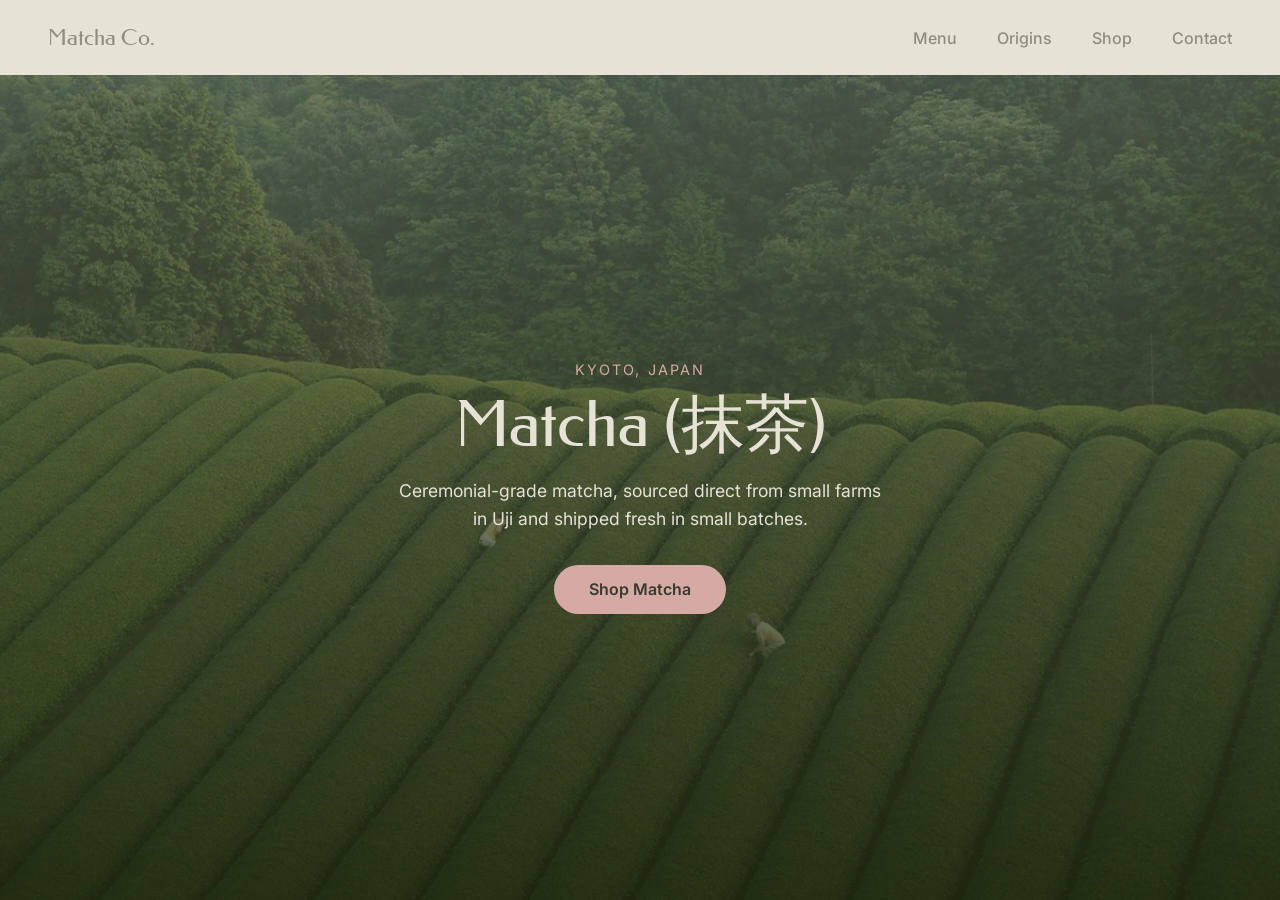
<file: css full page/index.html>
<!DOCTYPE html>
<html lang="en">
<head>
  <meta charset="UTF-8">
  <meta name="viewport" content="width=device-width, initial-scale=1.0">
  <title>Matcha</title>

  <link rel="preconnect" href="https://fonts.googleapis.com">
  <link rel="preconnect" href="https://fonts.gstatic.com" crossorigin>
  <link href="https://fonts.googleapis.com/css2?family=Federo&family=Inter:wght@400;500;600&display=swap" rel="stylesheet">

  <link rel="stylesheet" href="styles.css">
</head>
<body>

  <div class="top">
    <header>
      <div class="brand federo-regular">Matcha&nbsp;Co.</div>
      <nav>
        <ul>
          <li><a href="#">Menu</a></li>
          <li><a href="#">Origins</a></li>
          <li><a href="#">Shop</a></li>
          <li><a href="#">Contact</a></li>
        </ul>
      </nav>
    </header>

    <section class="hero">
      <p class="eyebrow">KYOTO, JAPAN</p>
      <h1 class="federo-regular">Matcha (抹茶)</h1>
      <p class="subhead">Ceremonial-grade matcha, sourced direct from small farms in Uji and shipped fresh in small batches.</p>
      <button class="cta">Shop Matcha</button>
    </section>
  </div>

</body>
</html>
</file>
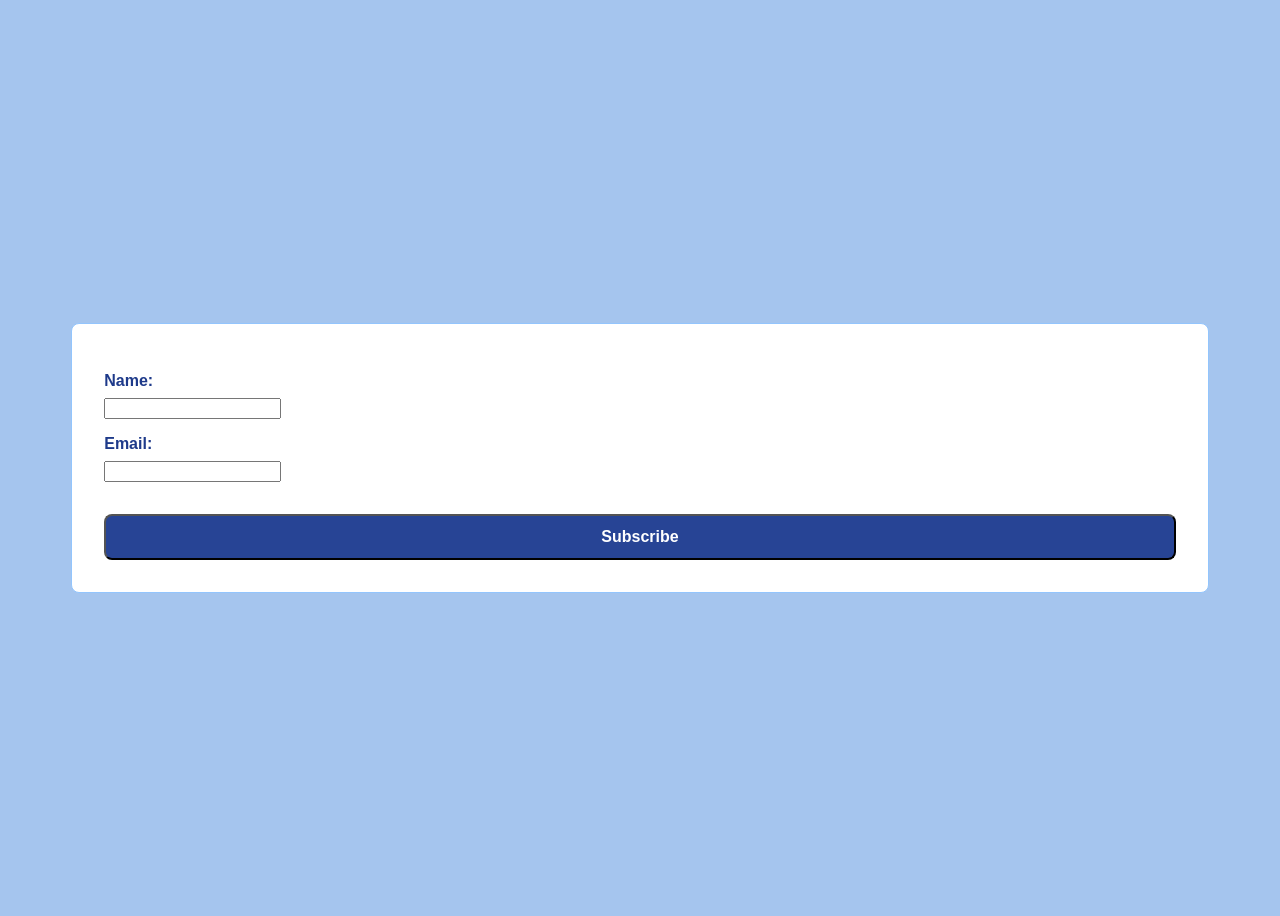
<file: subscribe-form/index.html>
<!DOCTYPE html>
<html lang="en">
<head>
  <meta charset="UTF-8">
  <meta name="viewport" content="width=device-width, initial-scale=1.0">
  <title>Subscribe to Our Newsletter</title>
  <link href="styles.css" rel="stylesheet">
</head>
<body>

  <form>
    <label for="name">Name:</label>
    <input type="text" id="name" name="name">

    <label for="email">Email:</label>
    <input type="email" id="email" name="email">

    <button type="submit">Subscribe</button>
  </form>

</body>
</html>
</file>
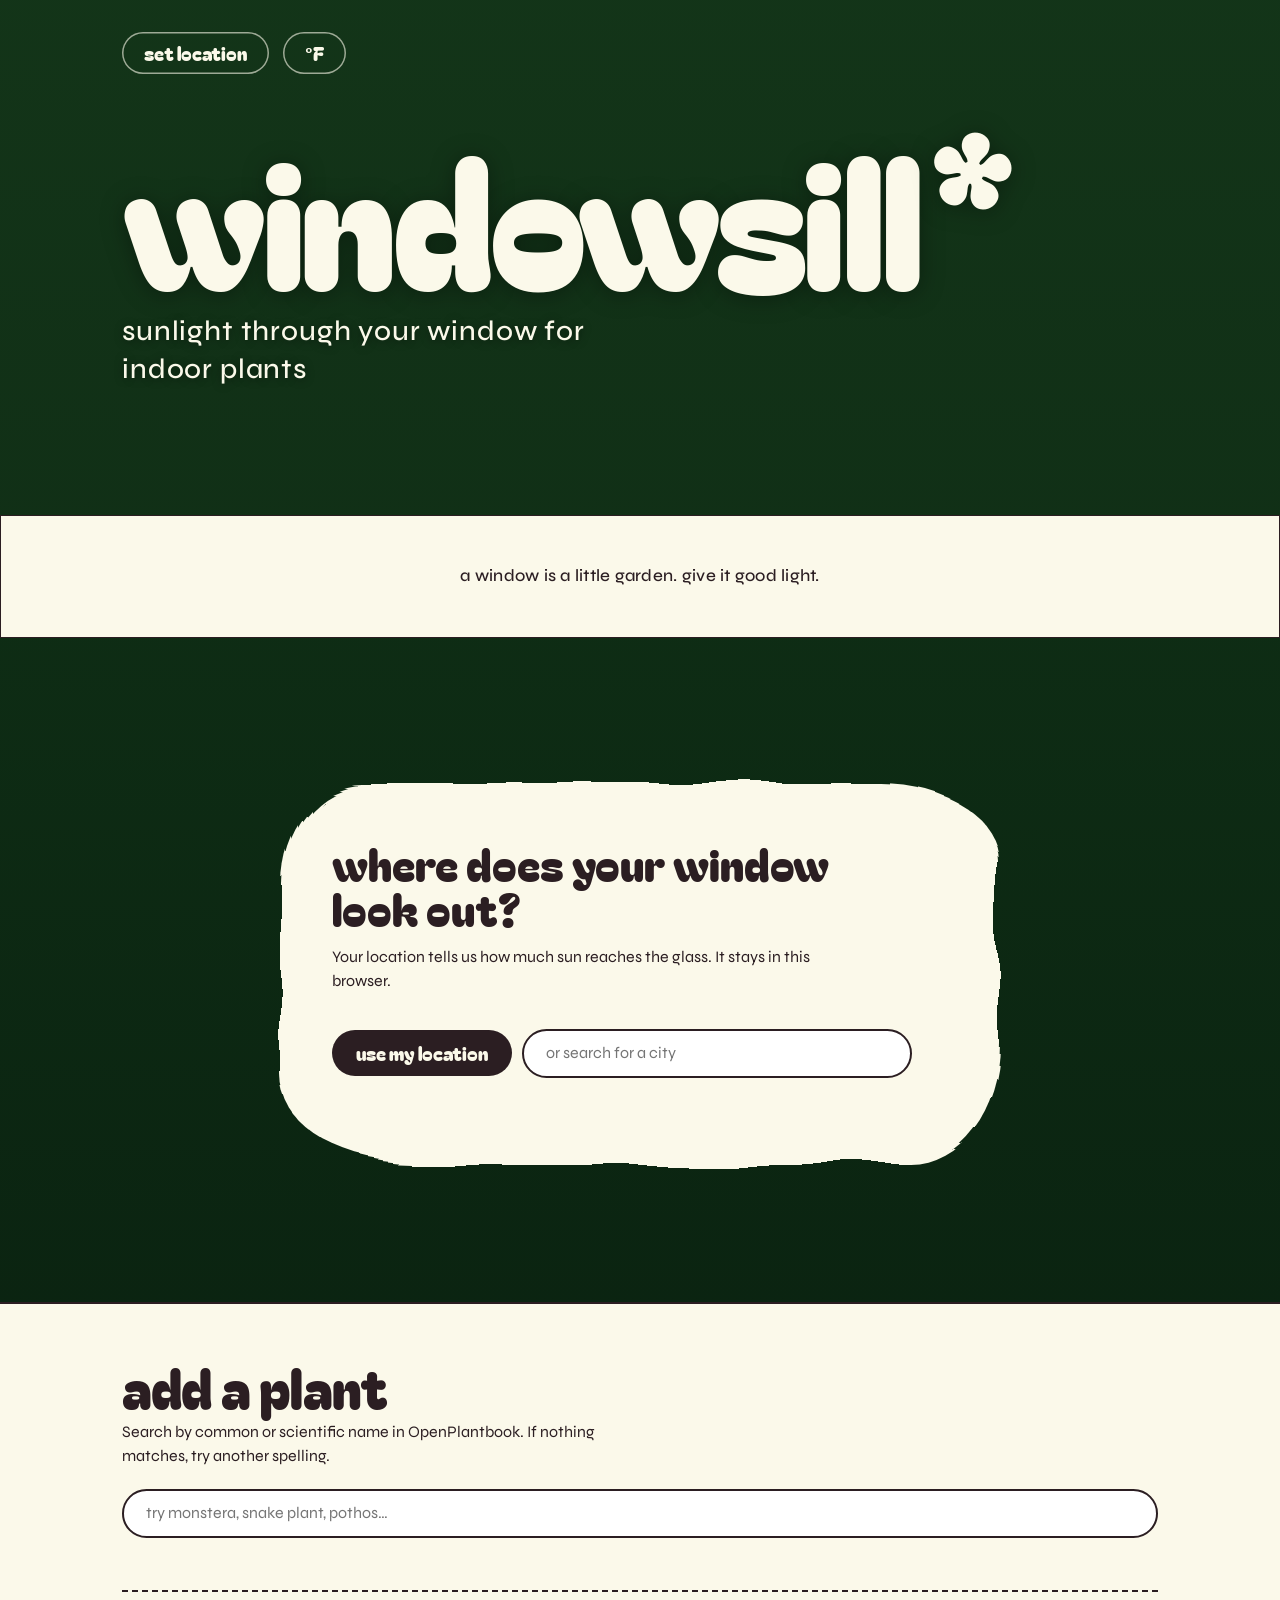
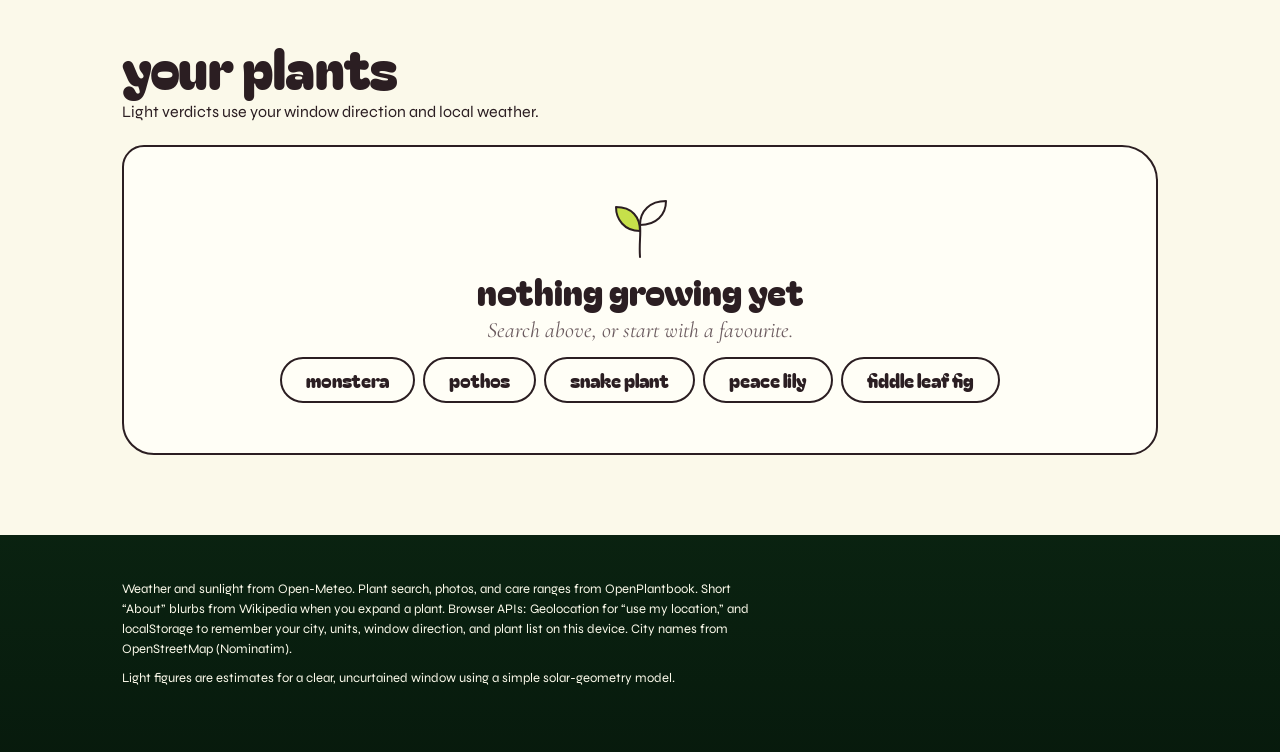
<file: website 2/index.html>
<!doctype html>
<html lang="en">
<head>
<meta charset="utf-8">
<meta name="viewport" content="width=device-width, initial-scale=1">
<meta name="description" content="Estimate sunlight through your window and check whether your houseplants get enough light, using local weather and plant care data.">
<title>Windowsill: light for your houseplants</title>
<link rel="preconnect" href="https://fonts.googleapis.com">
<link rel="preconnect" href="https://fonts.gstatic.com" crossorigin>
<link href="https://fonts.googleapis.com/css2?family=Bagel+Fat+One&family=Cormorant+Garamond:ital,wght@0,500;0,600;1,400;1,500&family=Syne:wght@400;500;600;700&display=swap" rel="stylesheet">
<link rel="stylesheet" href="windowsill.css">
</head>
<body>
<svg class="filters" aria-hidden="true" focusable="false"><filter id="wobble" x="-8%" y="-10%" width="116%" height="120%"><feTurbulence type="fractalNoise" baseFrequency="0.008 0.011" numOctaves="2" seed="4" result="n"/><feDisplacementMap in="SourceGraphic" in2="n" scale="24"/></filter></svg>

<header class="banner">
  <div class="wrap">
    <nav class="pills" aria-label="Settings">
      <div class="grp grp-loc">
        <button class="chip" id="locBtn" type="button" aria-label="Set your window location">set location</button>
        <button class="chip" id="unitBtn" type="button" aria-label="Switch temperature units">°F</button>
      </div>
    </nav>
    <h1 class="mark">windowsill<span>*</span></h1>
    <p class="tagline">sunlight through your window for indoor plants</p>
  </div>
</header>
<div class="status-eyebrow" aria-live="polite">
  <div class="wrap">
    <p class="ticker" id="ticker" role="status">a window is a little garden. give it good light.</p>
  </div>
</div>

<main>
  <div class="stage">
    <div class="wrap">
      <noscript><p>Windowsill needs JavaScript to read the weather and plant data.</p></noscript>

      <div class="loc-stack">
        <section class="where blob" id="where" aria-labelledby="whereTitle">
          <div id="whereSummary" class="wsum" hidden>
            <div>
              <h2 id="wsName"></h2>
              <p class="coords" id="wsCoords"></p>
            </div>
            <div class="facts" id="wsFacts"></div>
            <button class="btn ghost" id="changeLoc" type="button">change location</button>
          </div>
          <div id="whereForm">
            <h2 id="whereTitle">where does your window look out?</h2>
            <p>Your location tells us how much sun reaches the glass. It stays in this browser.</p>
            <div class="row">
              <button class="btn" id="geoBtn" type="button">use my location</button>
              <label class="sr-only" for="cityInput">Search for a city</label>
              <input class="field" id="cityInput" type="search" placeholder="or search for a city" autocomplete="off">
              <button class="btn ghost" id="whereClose" type="button" hidden>cancel</button>
            </div>
            <ul class="results" id="cityResults" aria-label="City results"></ul>
            <p class="msg" id="whereMsg" role="status"></p>
          </div>
        </section>

        <section class="hero" id="hero" hidden aria-label="Today's window light">
          <div class="info blob" id="heroInfo"></div>
          <div class="chart-card blob">
            <div class="glass" id="glass"></div>
            <div class="legend">
              <span><span class="swatch win" aria-hidden="true"></span>Light through your window</span>
              <span><span class="swatch sky" aria-hidden="true"></span>Open sky</span>
            </div>
          </div>
        </section>
      </div>
    </div>
  </div>

  <div class="cream">
    <div class="wrap">
      <div class="alerts" id="alerts" aria-live="polite"></div>

      <section id="weekSec" hidden aria-labelledby="weekTitle">
        <h2 class="sec" id="weekTitle">the next five days</h2>
        <p class="sub">Bar height is sun-hours reaching your glass. Colour shows whether that counts as low, medium or bright light for a houseplant.</p>
        <div class="week" id="week"></div>
      </section>

      <section class="plant-add" aria-labelledby="addPlantTitle">
        <h2 class="sec" id="addPlantTitle">add a plant</h2>
        <p class="sub">Search by common or scientific name in OpenPlantbook. If nothing matches, try another spelling.</p>
        <div class="keybox" id="keyBox"></div>
        <div class="add-panel">
          <label class="sr-only" for="plantInput">Search plants</label>
          <input class="field" id="plantInput" type="search" placeholder="try monstera, snake plant, pothos…" autocomplete="off">
          <ul class="results" id="plantResults" aria-label="Plant results"></ul>
          <p class="msg" id="plantMsg" role="status"></p>
        </div>
      </section>

      <section class="plant-yard" aria-labelledby="plantsTitle">
        <h2 class="sec" id="plantsTitle">your plants</h2>
        <p class="sub">Light verdicts use your window direction and local weather.</p>
        <div class="plants" id="plantList"></div>
      </section>
    </div>
  </div>
</main>

<footer>
  <div class="wrap">
    <p>Weather and sunlight from Open-Meteo. Plant search, photos, and care ranges from OpenPlantbook. Short “About” blurbs from Wikipedia when you expand a plant. Browser APIs: Geolocation for “use my location,” and localStorage to remember your city, units, window direction, and plant list on this device. City names from OpenStreetMap (Nominatim).</p>
    <p>Light figures are estimates for a clear, uncurtained window using a simple solar-geometry model.</p>
  </div>
</footer>
<script src="windowsill.js"></script>
</body>
</html>
</file>
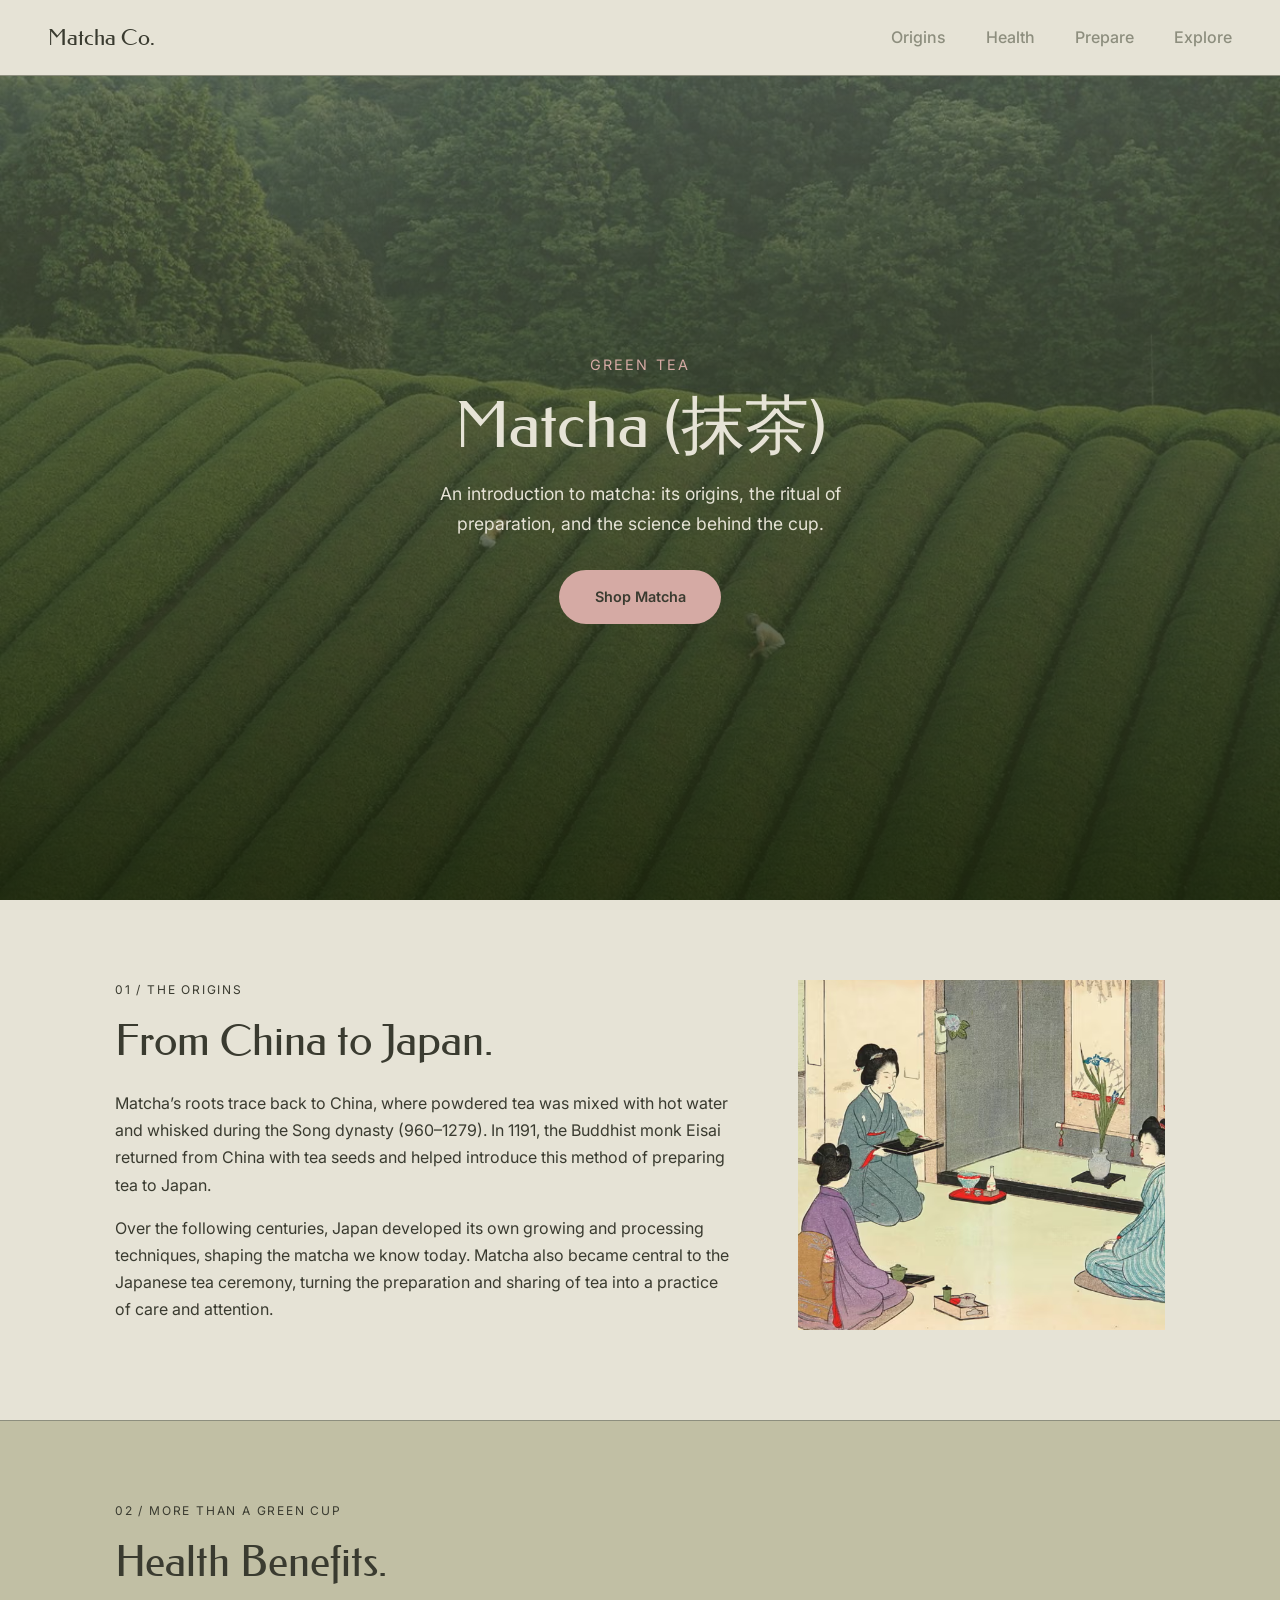
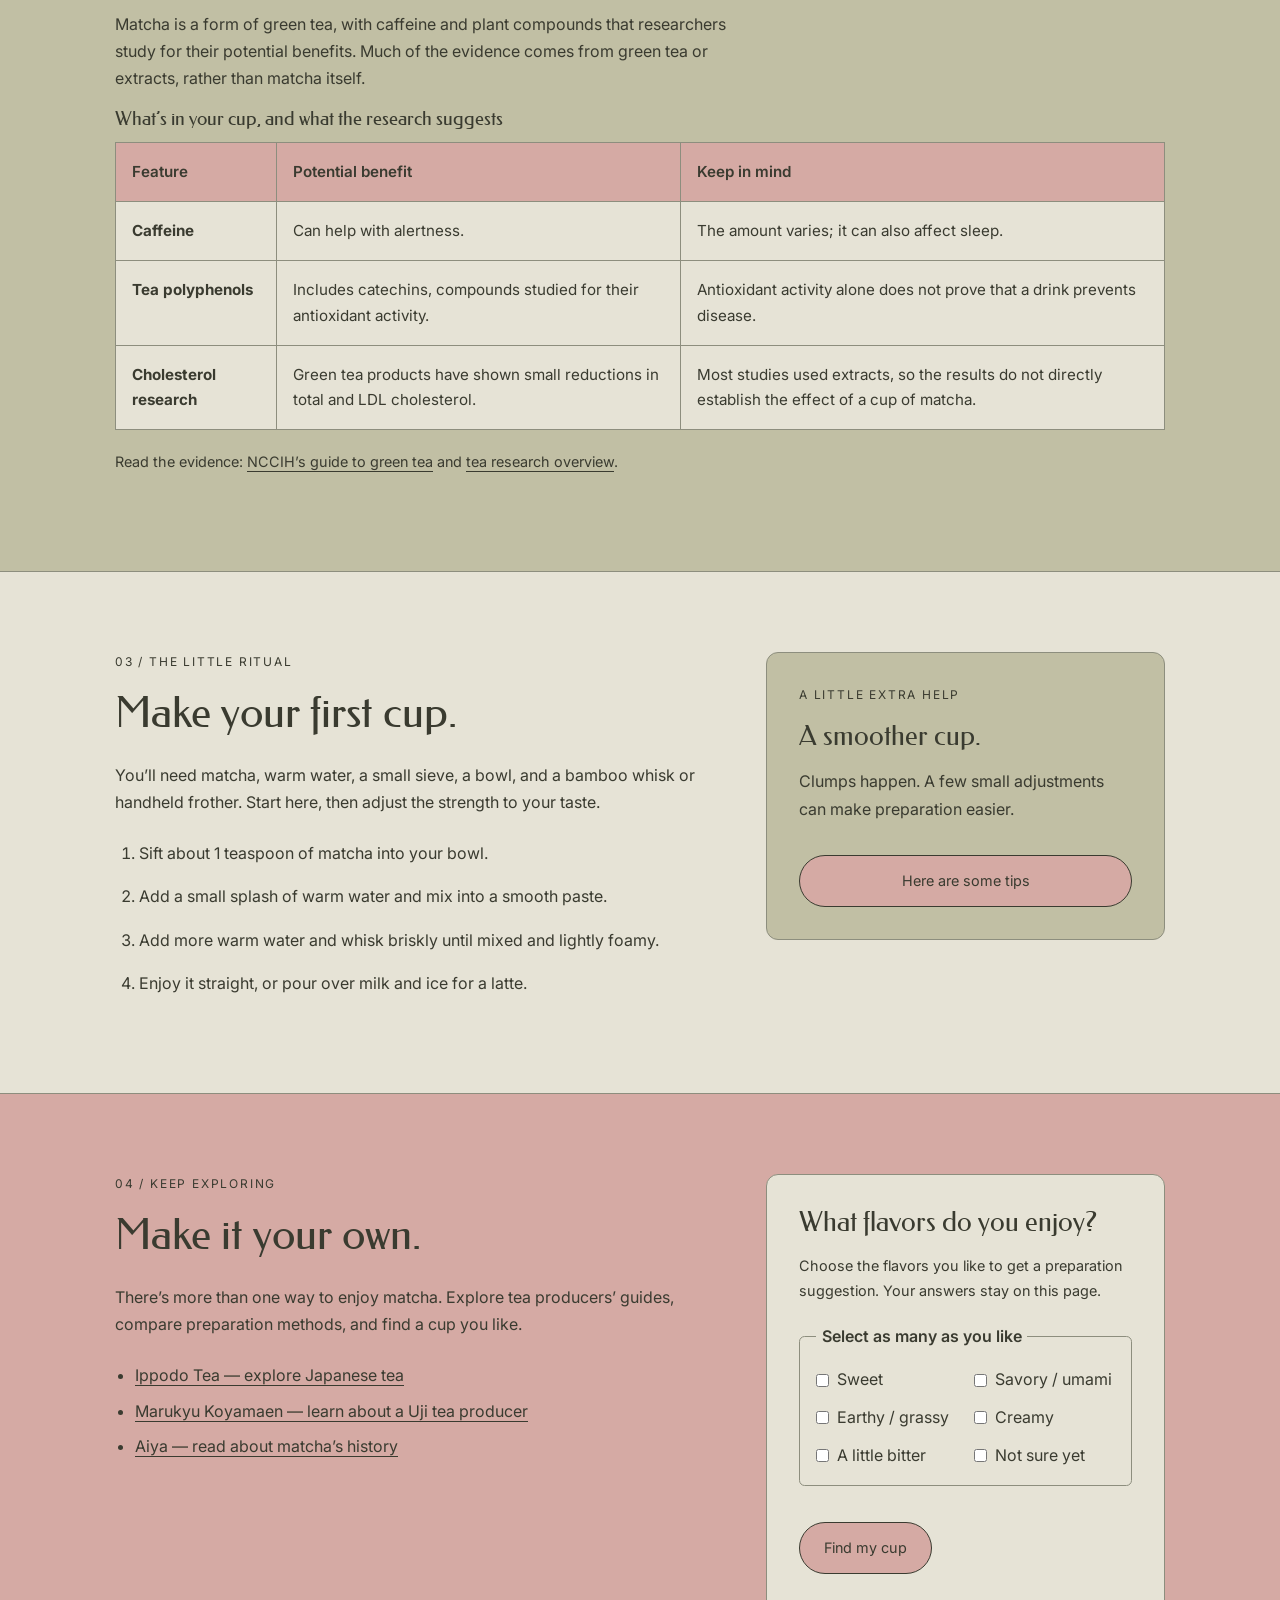
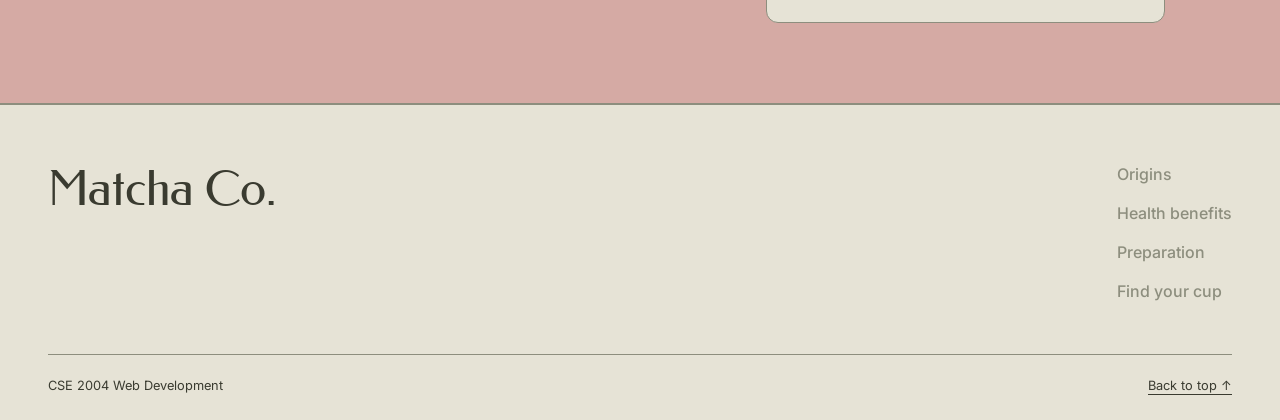
<file: website1/index.html>
<!DOCTYPE html>
<html lang="en">
<head>
  <meta charset="UTF-8">
  <meta name="viewport" content="width=device-width, initial-scale=1.0">
  <title>Matcha</title>
  <link rel="preconnect" href="https://fonts.googleapis.com">
  <link rel="preconnect" href="https://fonts.gstatic.com" crossorigin>
  <link href="https://fonts.googleapis.com/css2?family=Federo&family=Inter:wght@400;500;600&display=swap" rel="stylesheet">
  <link rel="stylesheet" href="styles.css">
</head>
<body>
  <div class="top" id="intro">
    <header>
      <div class="brand">Matcha&nbsp;Co.</div>
      <nav>
        <ul>
          <li><a href="#about">Origins</a></li>
          <li><a href="#benefits">Health</a></li>
          <li><a href="#prepare">Prepare</a></li>
          <li><a href="#more">Explore</a></li>
        </ul>
      </nav>
    </header>

    <section class="hero">
      <p class="eyebrow">GREEN TEA</p>
      <h1>Matcha (抹茶)</h1>
      <p class="subhead">An introduction to matcha: its origins, the ritual of preparation, and the science behind the cup.</p>
      <button class="button" type="button">Shop Matcha</button>
    </section>
  </div>

  <main>
    <section class="band" id="about">
      <div class="container two-columns">
        <div>
          <p class="eyebrow">01 / THE ORIGINS</p>
          <h2>From China to Japan.</h2>
          <p>Matcha’s roots trace back to China, where powdered tea was mixed with hot water and whisked during the Song dynasty (960–1279). In 1191, the Buddhist monk Eisai returned from China with tea seeds and helped introduce this method of preparing tea to Japan.</p>
          <p>Over the following centuries, Japan developed its own growing and processing techniques, shaping the matcha we know today. Matcha also became central to the Japanese tea ceremony, turning the preparation and sharing of tea into a practice of care and attention.</p>
        </div>
        <figure>
          <img src="history.avif" alt="A historical image related to matcha">
        </figure>
      </div>
    </section>

    <section class="band sage-band" id="benefits">
      <div class="container">
        <p class="eyebrow">02 / MORE THAN A GREEN CUP</p>
        <h2>Health Benefits.</h2>
        <p class="section-intro">Matcha is a form of green tea, with caffeine and plant compounds that researchers study for their potential benefits. Much of the evidence comes from green tea or extracts, rather than matcha itself.</p>
        <table>
          <caption>What’s in your cup, and what the research suggests</caption>
          <thead>
            <tr><th scope="col">Feature</th><th scope="col">Potential benefit</th><th scope="col">Keep in mind</th></tr>
          </thead>
          <tbody>
            <tr><th scope="row">Caffeine</th><td>Can help with alertness.</td><td>The amount varies; it can also affect sleep.</td></tr>
            <tr><th scope="row">Tea polyphenols</th><td>Includes catechins, compounds studied for their antioxidant activity.</td><td>Antioxidant activity alone does not prove that a drink prevents disease.</td></tr>
            <tr><th scope="row">Cholesterol research</th><td>Green tea products have shown small reductions in total and LDL cholesterol.</td><td>Most studies used extracts, so the results do not directly establish the effect of a cup of matcha.</td></tr>
          </tbody>
        </table>
        <p class="source-note note">Read the evidence: <a href="https://www.nccih.nih.gov/health/green-tea">NCCIH’s guide to green tea</a> and <a href="https://www.nccih.nih.gov/health/tea">tea research overview</a>.</p>
      </div>
    </section>

    <section class="band" id="prepare">
      <div class="container two-columns">
        <div>
          <p class="eyebrow">03 / THE LITTLE RITUAL</p>
          <h2>Make your first cup.</h2>
          <p>You’ll need matcha, warm water, a small sieve, a bowl, and a bamboo whisk or handheld frother. Start here, then adjust the strength to your taste.</p>
          <ol class="steps">
            <li>Sift about 1 teaspoon of matcha into your bowl.</li>
            <li>Add a small splash of warm water and mix into a smooth paste.</li>
            <li>Add more warm water and whisk briskly until mixed and lightly foamy.</li>
            <li>Enjoy it straight, or pour over milk and ice for a latte.</li>
          </ol>
        </div>
        <aside class="card tip-card" aria-label="Preparation tips">
          <p class="eyebrow">A LITTLE EXTRA HELP</p>
          <h3>A smoother cup.</h3>
          <p>Clumps happen. A few small adjustments can make preparation easier.</p>
          <button type="button" class="button" aria-expanded="false" aria-controls="tips">
            Here are some tips
          </button>
          <div id="tips" hidden>
            <ul>
              <li>Sift first to break up dry clumps.</li>
              <li>Use warm water rather than freshly boiling water.</li>
              <li>Whisk in a quick W-shaped motion.</li>
              <li>Keep your matcha tightly sealed, away from heat and light.</li>
            </ul>
          </div>
        </aside>
      </div>
    </section>

    <section class="band pink-band" id="more">
      <div class="container two-columns">
        <div>
          <p class="eyebrow">04 / KEEP EXPLORING</p>
          <h2>Make it your own.</h2>
          <p>There’s more than one way to enjoy matcha. Explore tea producers’ guides, compare preparation methods, and find a cup you like.</p>
          <ul class="resources">
            <li><a href="https://www.ippodo-tea.co.jp/en/">Ippodo Tea — explore Japanese tea</a></li>
            <li><a href="https://www.marukyu-koyamaen.co.jp/english/">Marukyu Koyamaen — learn about a Uji tea producer</a></li>
            <li><a href="https://www.matcha.co.jp/history/?lang=en">Aiya — read about matcha’s history</a></li>
          </ul>
        </div>
        <form id="preference-form" class="card">
          <h3>What flavors do you enjoy?</h3>
          <p class="note">Choose the flavors you like to get a preparation suggestion. Your answers stay on this page.</p>
          <fieldset class="flavor-options">
            <legend>Select as many as you like</legend>
            <label for="sweet"><input id="sweet" name="flavors" type="checkbox" value="sweet"> Sweet</label>
            <label for="umami"><input id="umami" name="flavors" type="checkbox" value="umami"> Savory / umami</label>
            <label for="earthy"><input id="earthy" name="flavors" type="checkbox" value="earthy"> Earthy / grassy</label>
            <label for="creamy"><input id="creamy" name="flavors" type="checkbox" value="creamy"> Creamy</label>
            <label for="bitter"><input id="bitter" name="flavors" type="checkbox" value="bitter"> A little bitter</label>
            <label for="unsure"><input id="unsure" name="flavors" type="checkbox" value="unsure"> Not sure yet</label>
          </fieldset>
          <button class="button" type="submit">Find my cup</button>
          <p id="form-message" role="status"></p>
        </form>
      </div>
    </section>
  </main>

  <footer class="site-footer">
    <div class="footer-top">
      <div>
        <a class="brand" href="#intro">Matcha Co.</a>
      </div>
  
      <nav aria-label="Footer navigation">
        <ul>
          <li><a href="#about">Origins</a></li>
          <li><a href="#benefits">Health benefits</a></li>
          <li><a href="#prepare">Preparation</a></li>
          <li><a href="#more">Find your cup</a></li>
        </ul>
      </nav>
    </div>
  
    <div class="footer-bottom">
      <p>CSE 2004 Web Development</p>
      <a href="#intro">Back to top ↑</a>
    </div>
  </footer>
  <script src="script.js"></script>
</body>
</html>
</file>
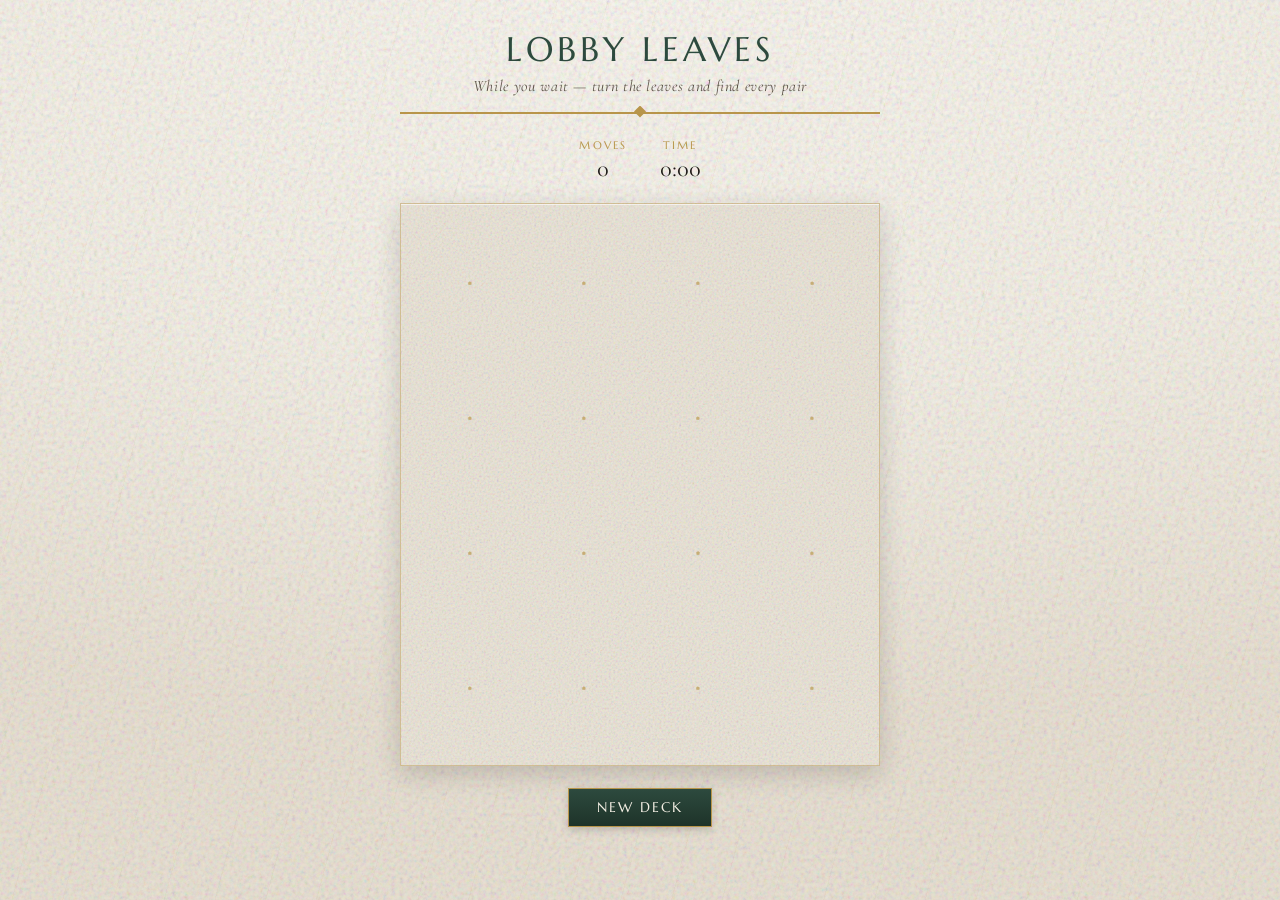
<file: memory-game.html>
<!DOCTYPE html>
<html lang="en">
<head>
  <meta charset="UTF-8">
  <meta name="viewport" content="width=device-width, initial-scale=1.0">
  <title>Lobby Leaves — A Gentle Game</title>
  <link rel="preconnect" href="https://fonts.googleapis.com">
  <link rel="preconnect" href="https://fonts.gstatic.com" crossorigin>
  <link href="https://fonts.googleapis.com/css2?family=Cormorant+Garamond:ital,wght@0,500;0,700;1,500&family=Marcellus&display=swap" rel="stylesheet">
  <style>
    :root {
      --ink: #1c1916;
      --cream: #f4efe4;
      --parchment: #ebe4d6;
      --brass: #b8954a;
      --brass-light: #d4b56a;
      --vermillion: #c45c4a;
      --forest: #2d4a3e;
      --shadow: rgba(28, 25, 22, 0.18);
      --paper-grain: url("data:image/svg+xml,%3Csvg viewBox='0 0 256 256' xmlns='http://www.w3.org/2000/svg'%3E%3Cfilter id='n'%3E%3CfeTurbulence type='fractalNoise' baseFrequency='0.85' numOctaves='4' stitchTiles='stitch'/%3E%3C/filter%3E%3Crect width='100%25' height='100%25' filter='url(%23n)' opacity='0.35'/%3E%3C/svg%3E");
    }

    * {
      box-sizing: border-box;
      margin: 0;
      padding: 0;
    }

    body {
      min-height: 100vh;
      font-family: "Cormorant Garamond", Georgia, "Times New Roman", serif;
      font-size: 1.125rem;
      color: var(--ink);
      background-color: var(--cream);
      background-image:
        var(--paper-grain),
        repeating-linear-gradient(
          105deg,
          transparent,
          transparent 48px,
          rgba(184, 149, 74, 0.06) 48px,
          rgba(184, 149, 74, 0.06) 49px
        ),
        radial-gradient(ellipse 120% 80% at 50% 0%, #faf6ee 0%, var(--cream) 55%, #e8dfd0 100%);
    }

    .lobby {
      max-width: 520px;
      margin: 0 auto;
      padding: 1.75rem 1.25rem 2.5rem;
    }

    header {
      text-align: center;
      margin-bottom: 1.5rem;
      padding-bottom: 1rem;
      border-bottom: 2px solid var(--brass);
      position: relative;
    }

    header::after {
      content: "";
      position: absolute;
      bottom: -6px;
      left: 50%;
      transform: translateX(-50%);
      width: 12px;
      height: 12px;
      background: var(--brass);
      clip-path: polygon(50% 0%, 100% 50%, 50% 100%, 0% 50%);
    }

    h1 {
      font-family: Marcellus, "Palatino Linotype", Palatino, serif;
      font-size: clamp(1.65rem, 5vw, 2.1rem);
      font-weight: 400;
      letter-spacing: 0.12em;
      text-transform: uppercase;
      color: var(--forest);
    }

    .tagline {
      font-style: italic;
      font-size: 1rem;
      color: #5c5348;
      margin-top: 0.35rem;
      letter-spacing: 0.04em;
    }

    .stats {
      display: flex;
      justify-content: center;
      gap: 2rem;
      margin-bottom: 1.25rem;
      font-size: 1.05rem;
    }

    .stat {
      text-align: center;
    }

    .stat-label {
      font-family: Marcellus, serif;
      font-size: 0.7rem;
      letter-spacing: 0.2em;
      text-transform: uppercase;
      color: var(--brass);
      display: block;
      margin-bottom: 0.15rem;
    }

    .stat-value {
      font-size: 1.5rem;
      font-variant-numeric: tabular-nums;
      color: var(--ink);
    }

    .board {
      display: grid;
      grid-template-columns: repeat(4, 1fr);
      gap: 0.65rem;
      padding: 1rem;
      background: var(--parchment);
      border: 1px solid rgba(184, 149, 74, 0.45);
      box-shadow:
        inset 0 1px 0 rgba(255, 255, 255, 0.6),
        0 8px 24px var(--shadow);
      background-image: var(--paper-grain);
    }

    .card {
      aspect-ratio: 5 / 6;
      perspective: none;
      cursor: pointer;
      border: none;
      padding: 0;
      background: transparent;
      position: relative;
    }

    .card:disabled {
      cursor: default;
    }

    .card-inner {
      width: 100%;
      height: 100%;
      position: relative;
      transition: transform 0.28s ease, box-shadow 0.28s ease;
      transform-origin: center bottom;
    }

    .card:hover:not(:disabled) .card-inner:not(.revealed) {
      transform: translateY(-3px) rotate(-0.5deg);
      box-shadow: 0 6px 14px var(--shadow);
    }

    .card-face {
      position: absolute;
      inset: 0;
      display: flex;
      align-items: center;
      justify-content: center;
      border-radius: 3px;
      backface-visibility: hidden;
      box-shadow:
        1px 2px 0 rgba(255, 255, 255, 0.5) inset,
        0 2px 4px rgba(28, 25, 22, 0.12);
      background-color: #f7f2e8;
      background-image: var(--paper-grain);
    }

    .card-back {
      background-color: #e8dcc8;
      background-image:
        var(--paper-grain),
        repeating-linear-gradient(
          -12deg,
          transparent,
          transparent 6px,
          rgba(45, 74, 62, 0.08) 6px,
          rgba(45, 74, 62, 0.08) 7px
        ),
        linear-gradient(160deg, #ebe0cc 0%, #dfd2bc 100%);
      border: 1px solid rgba(184, 149, 74, 0.35);
    }

    .card-back::before {
      content: "";
      width: 55%;
      height: 55%;
      border: 2px solid var(--brass);
      clip-path: polygon(50% 0%, 100% 38%, 82% 100%, 18% 100%, 0% 38%);
      opacity: 0.55;
    }

    .card-front {
      font-size: clamp(1.6rem, 6vw, 2.25rem);
      border: 1px solid rgba(184, 149, 74, 0.25);
      opacity: 0;
      transform: translateY(8px) scale(0.96);
      transition: opacity 0.22s ease, transform 0.22s ease;
      pointer-events: none;
    }

    .card-inner.revealed .card-back {
      opacity: 0;
      transform: translateY(-6px) scale(0.98);
      transition: opacity 0.2s ease, transform 0.2s ease;
    }

    .card-inner.revealed .card-front {
      opacity: 1;
      transform: translateY(0) scale(1);
    }

    .card-inner.matched .card-front {
      background-color: #f0ead8;
      outline: 2px solid var(--brass-light);
      outline-offset: -4px;
    }

    .actions {
      display: flex;
      justify-content: center;
      margin-top: 1.35rem;
    }

    button.reset {
      font-family: Marcellus, serif;
      font-size: 0.85rem;
      letter-spacing: 0.15em;
      text-transform: uppercase;
      padding: 0.65rem 1.75rem;
      color: var(--cream);
      background: linear-gradient(180deg, var(--forest) 0%, #1e3329 100%);
      border: 1px solid var(--brass);
      cursor: pointer;
      box-shadow: 0 3px 8px var(--shadow);
      transition: transform 0.15s ease, box-shadow 0.15s ease;
    }

    button.reset:hover {
      transform: translateY(-1px);
      box-shadow: 0 5px 12px var(--shadow);
    }

    button.reset:active {
      transform: translateY(0);
    }

    .overlay {
      position: fixed;
      inset: 0;
      background: rgba(244, 239, 228, 0.92);
      background-image: var(--paper-grain);
      display: flex;
      align-items: center;
      justify-content: center;
      padding: 1.5rem;
      opacity: 0;
      visibility: hidden;
      transition: opacity 0.35s ease, visibility 0.35s;
      z-index: 10;
    }

    .overlay.show {
      opacity: 1;
      visibility: visible;
    }

    .overlay-panel {
      text-align: center;
      max-width: 340px;
      padding: 2rem 1.75rem;
      background: #faf6ee;
      border: 2px solid var(--brass);
      box-shadow: 0 12px 40px var(--shadow);
      background-image: var(--paper-grain);
    }

    .overlay-panel h2 {
      font-family: Marcellus, serif;
      font-size: 1.35rem;
      letter-spacing: 0.1em;
      text-transform: uppercase;
      color: var(--vermillion);
      margin-bottom: 0.75rem;
    }

    .overlay-panel p {
      font-size: 1.15rem;
      line-height: 1.5;
      margin-bottom: 1.25rem;
      color: #3d3832;
    }

    .overlay-panel .reset {
      margin-top: 0.25rem;
    }
  </style>
</head>
<body>
  <main class="lobby">
    <header>
      <h1>Lobby Leaves</h1>
      <p class="tagline">While you wait — turn the leaves and find every pair</p>
    </header>

    <div class="stats" aria-live="polite">
      <div class="stat">
        <span class="stat-label">Moves</span>
        <span class="stat-value" id="moves">0</span>
      </div>
      <div class="stat">
        <span class="stat-label">Time</span>
        <span class="stat-value" id="timer">0:00</span>
      </div>
    </div>

    <section class="board" id="board" aria-label="Card grid"></section>

    <div class="actions">
      <button type="button" class="reset" id="resetBtn">New deck</button>
    </div>
  </main>

  <div class="overlay" id="winOverlay" role="dialog" aria-modal="true" aria-labelledby="winTitle" hidden>
    <div class="overlay-panel">
      <h2 id="winTitle">All pairs found</h2>
      <p id="winMessage"></p>
      <button type="button" class="reset" id="playAgainBtn">Play again</button>
    </div>
  </div>

  <script>
    const EMOJIS = ["🐢", "🦋", "🌻", "🎈", "🍋", "🐚", "⭐", "🐠"];
    const boardEl = document.getElementById("board");
    const movesEl = document.getElementById("moves");
    const timerEl = document.getElementById("timer");
    const resetBtn = document.getElementById("resetBtn");
    const winOverlay = document.getElementById("winOverlay");
    const winMessage = document.getElementById("winMessage");
    const playAgainBtn = document.getElementById("playAgainBtn");

    let deck = [];
    let flipped = [];
    let lock = false;
    let moves = 0;
    let matchedCount = 0;
    let timerStart = null;
    let timerId = null;
    let elapsedSeconds = 0;
    let gameStarted = false;

    function shuffle(arr) {
      const a = [...arr];
      for (let i = a.length - 1; i > 0; i--) {
        const j = Math.floor(Math.random() * (i + 1));
        [a[i], a[j]] = [a[j], a[i]];
      }
      return a;
    }

    function formatTime(sec) {
      const m = Math.floor(sec / 60);
      const s = sec % 60;
      return `${m}:${s.toString().padStart(2, "0")}`;
    }

    function tickTimer() {
      if (timerStart === null) return;
      elapsedSeconds = Math.floor((Date.now() - timerStart) / 1000);
      timerEl.textContent = formatTime(elapsedSeconds);
    }

    function startTimer() {
      if (gameStarted) return;
      gameStarted = true;
      timerStart = Date.now();
      timerId = setInterval(tickTimer, 1000);
      tickTimer();
    }

    function stopTimer() {
      if (timerId) {
        clearInterval(timerId);
        timerId = null;
      }
    }

    function buildDeck() {
      deck = shuffle([...EMOJIS, ...EMOJIS]);
    }

    function createCard(emoji, index) {
      const btn = document.createElement("button");
      btn.type = "button";
      btn.className = "card";
      btn.dataset.index = String(index);
      btn.setAttribute("aria-label", "Face-down card");
      const tilt = (index % 7) - 3;
      btn.style.transform = `rotate(${tilt * 0.15}deg)`;

      btn.innerHTML = `
        <span class="card-inner">
          <span class="card-face card-back" aria-hidden="true"></span>
          <span class="card-face card-front" aria-hidden="true">${emoji}</span>
        </span>
      `;
      btn.addEventListener("click", () => onCardClick(btn, emoji));
      return btn;
    }

    function renderBoard() {
      boardEl.innerHTML = "";
      deck.forEach((emoji, i) => boardEl.appendChild(createCard(emoji, i)));
    }

    function resetGame() {
      stopTimer();
      flipped = [];
      lock = false;
      moves = 0;
      matchedCount = 0;
      timerStart = null;
      elapsedSeconds = 0;
      gameStarted = false;
      movesEl.textContent = "0";
      timerEl.textContent = "0:00";
      winOverlay.classList.remove("show");
      winOverlay.hidden = true;
      buildDeck();
      renderBoard();
    }

    function onCardClick(btn, emoji) {
      const inner = btn.querySelector(".card-inner");
      if (lock || inner.classList.contains("revealed") || inner.classList.contains("matched")) {
        return;
      }

      startTimer();
      inner.classList.add("revealed");
      btn.setAttribute("aria-label", `Card showing ${emoji}`);
      flipped.push({ btn, emoji, inner });

      if (flipped.length === 2) {
        moves += 1;
        movesEl.textContent = String(moves);
        checkPair();
      }
    }

    function checkPair() {
      lock = true;
      const [a, b] = flipped;
      if (a.emoji === b.emoji) {
        a.inner.classList.add("matched");
        b.inner.classList.add("matched");
        matchedCount += 1;
        flipped = [];
        lock = false;
        if (matchedCount === EMOJIS.length) {
          stopTimer();
          showWin();
        }
      } else {
        setTimeout(() => {
          a.inner.classList.remove("revealed");
          b.inner.classList.remove("revealed");
          a.btn.setAttribute("aria-label", "Face-down card");
          b.btn.setAttribute("aria-label", "Face-down card");
          flipped = [];
          lock = false;
        }, 750);
      }
    }

    function showWin() {
      const time = formatTime(elapsedSeconds);
      winMessage.textContent = `Lovely work! You cleared the lobby in ${moves} moves and ${time}.`;
      winOverlay.hidden = false;
      requestAnimationFrame(() => winOverlay.classList.add("show"));
    }

    resetBtn.addEventListener("click", resetGame);
    playAgainBtn.addEventListener("click", resetGame);

    resetGame();
  </script>
</body>
</html>
</file>
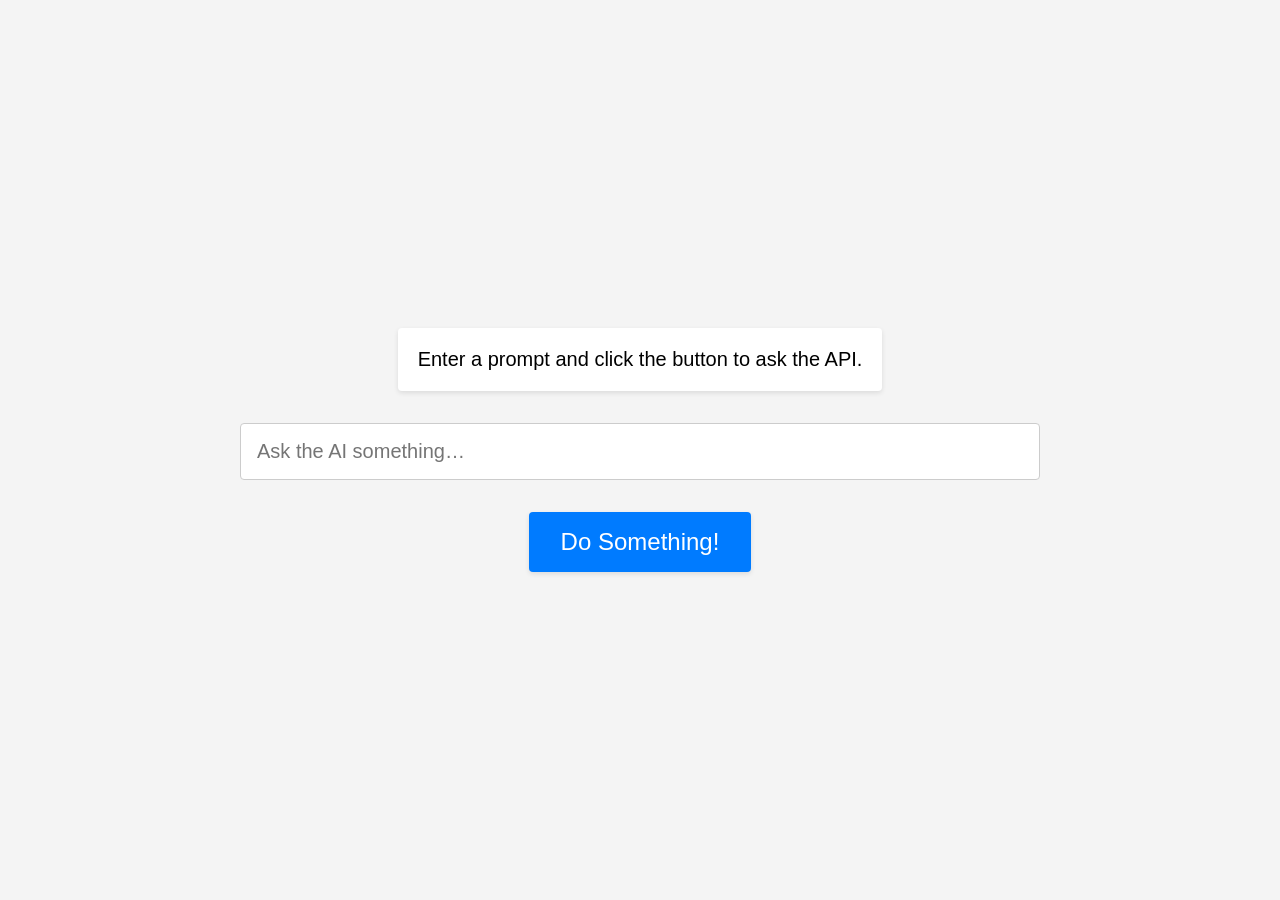
<file: API design/fetch.html>
<!DOCTYPE html>
<html lang="en">
<head>
  <meta charset="UTF-8">
  <meta name="viewport" content="width=device-width, initial-scale=1.0">
  <title>Fetch Demo</title>
  <style>
    * {
      box-sizing: border-box;
      margin: 0;
      padding: 0;
    }

    body {
      font-family: Arial, sans-serif;
      font-size: 1.25rem;
      display: flex;
      flex-direction: column;
      justify-content: center;
      align-items: center;
      gap: 2rem;
      min-height: 100vh;
      background-color: #f4f4f4;
    }

    #output {
      max-width: 800px;
      padding: 20px;
      background-color: #fff;
      border-radius: 0.25rem;
      box-shadow: 0 2px 5px rgba(0, 0, 0, 0.1);
    }

    input[type="text"] {
      max-width: 800px;
      width: 100%;
      padding: 1rem;
      font-size: 1.25rem;
      border: 1px solid #ccc;
      border-radius: 0.25rem;
    }

    button {
      padding: 1rem 2rem;
      background-color: #007bff;
      font-size: 1.5rem;
      color: #fff;
      border: none;
      border-radius: 0.25rem;
      cursor: pointer;
      box-shadow: 0 2px 5px rgba(0, 0, 0, 0.1);
      transition: background-color 0.3s, box-shadow 0.3s, transform 0.3s;
    }

    button:hover {
      background-color: #0056b3;
      box-shadow: 0 4px 5px rgba(0, 0, 0, 0.2);
      transform: translateY(-2px) scale(1.05);
    }

    button:active {
      transform: translateY(0) scale(1);
    }
  </style>
</head>
<body>

  <div id="output">
    <p>Enter a prompt and click the button to ask the API.</p>
  </div>

  <input type="text" placeholder="Ask the AI something…" />

  <button type="button">Do Something!</button>

  <script>
    const output = document.getElementById('output');
    const input = document.querySelector('input[type="text"]');
    const button = document.querySelector('button');

    const API_KEY = 'ppxzrueqtf2x';

    button.addEventListener('click', async () => {
      const prompt = input.value.trim();
      if (!prompt) return;

      output.textContent = 'Loading…';

      try {
        const response = await fetch('https://cse2004.com/api/openai/responses', {
          method: 'POST',
          headers: {
            'Content-Type': 'application/json',
            'Authorization': `Bearer ${API_KEY}`,
          },
          body: JSON.stringify({ input: prompt }),
        });

        if (!response.ok) {
          throw new Error(`Request failed: ${response.status}`);
        }

        const data = await response.json();
        const text =
          typeof data === 'string'
            ? data
            : data.text ?? data.output ?? data.message;

        output.textContent = text ?? JSON.stringify(data);
      } catch (error) {
        output.textContent = `Something went wrong: ${error.message}`;
      }
    });
  </script>

</body>
</html>
</file>
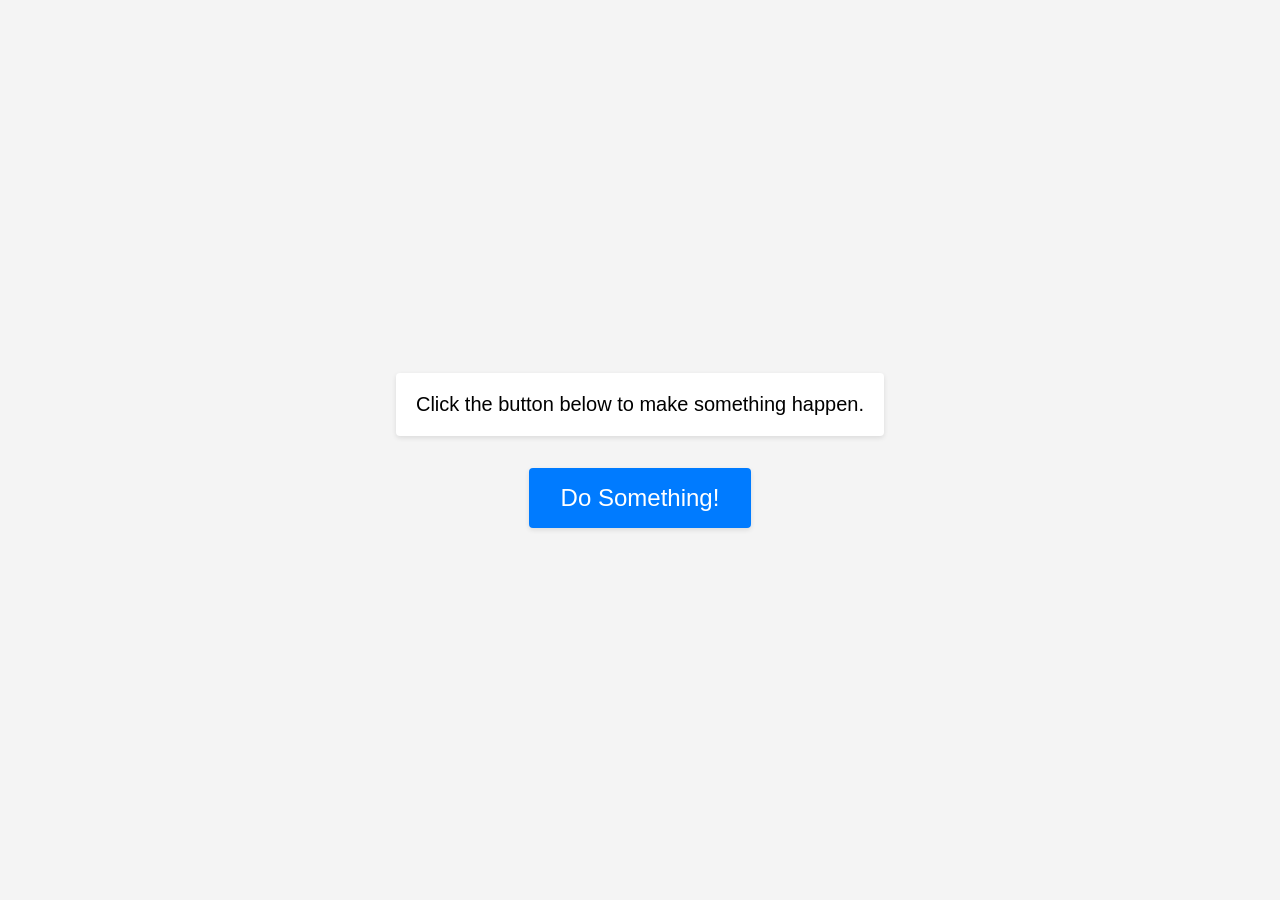
<file: API intro/fetch.html>
<!DOCTYPE html>
<html lang="en">
<head>
  <meta charset="UTF-8">
  <meta name="viewport" content="width=device-width, initial-scale=1.0">
  <title>Fetch Demo</title>
  <style>
    * {
      box-sizing: border-box;
      margin: 0;
      padding: 0;
    }

    body {
      font-family: Arial, sans-serif;
      font-size: 1.25rem;
      display: flex;
      flex-direction: column;
      justify-content: center;
      align-items: center;
      gap: 2rem;
      min-height: 100vh;
      background-color: #f4f4f4;
    }

    #output {
      max-width: 800px;
      padding: 20px;
      background-color: #fff;
      border-radius: 0.25rem;
      box-shadow: 0 2px 5px rgba(0, 0, 0, 0.1);
    }

    button {
      padding: 1rem 2rem;
      background-color: #007bff;
      font-size: 1.5rem;
      color: #fff;
      border: none;
      border-radius: 0.25rem;
      cursor: pointer;
      box-shadow: 0 2px 5px rgba(0, 0, 0, 0.1);
      transition: background-color 0.3s, box-shadow 0.3s, transform 0.3s;
    }

    button:hover {
      background-color: #0056b3;
      box-shadow: 0 4px 5px rgba(0, 0, 0, 0.2);
      transform: translateY(-2px) scale(1.05);
    }

    button:active {
      transform: translateY(0) scale(1);
    }
  </style>
</head>
<body>

  <div id="output">
    <p>Click the button below to make something happen.</p>
  </div>

  <button type="button">Do Something!</button>

  <script>
    const output = document.getElementById('output');
    const button = document.querySelector('button');

    button.addEventListener('click', () => {
      fetch('https://catfact.ninja/fact')
        .then(res => res.json())
        .then(data => {
          output.textContent = data.fact;
        })
    });
  </script>

</body>
</html>
</file>
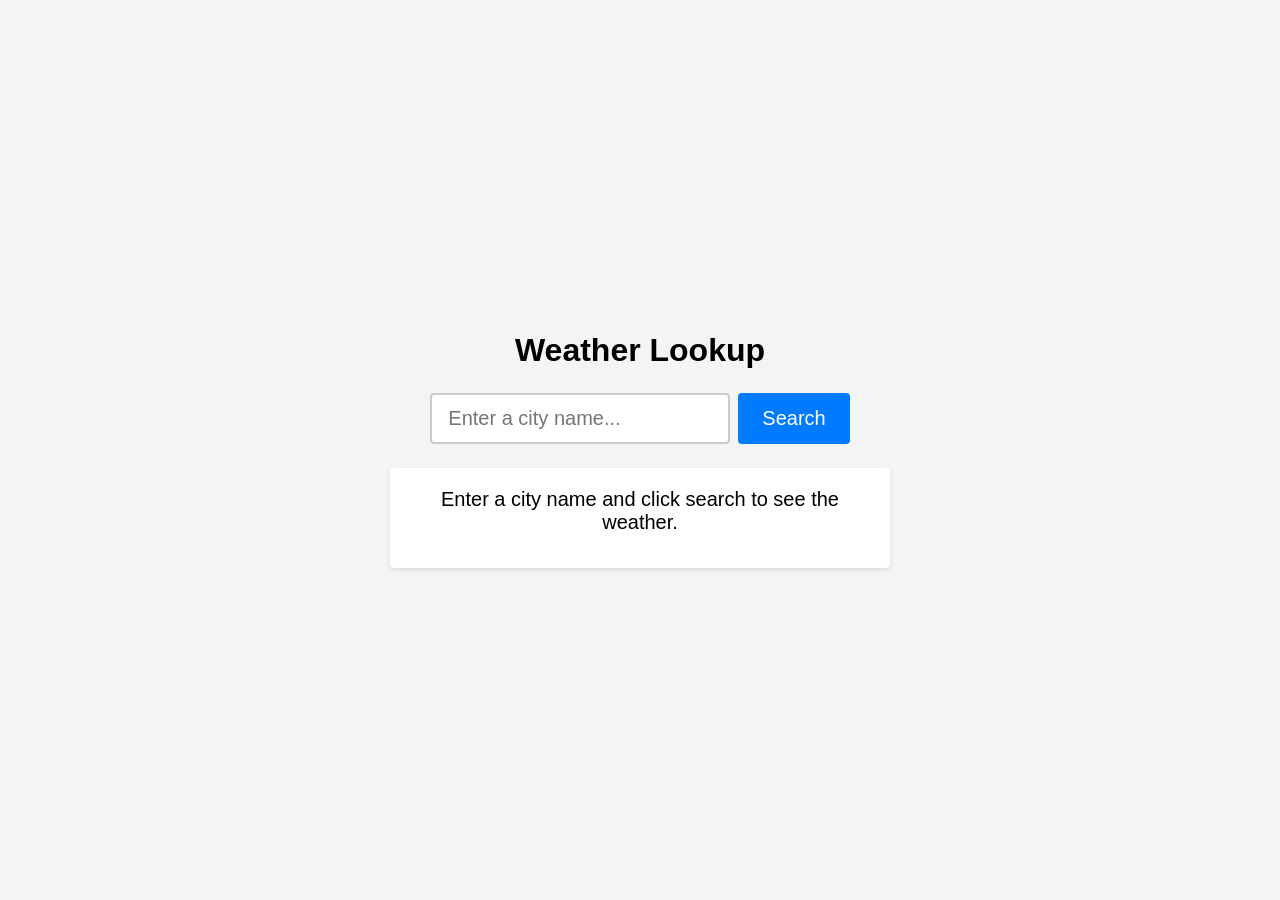
<file: APIs/weather-lookup.html>
<!DOCTYPE html>
<html lang="en">
<head>
  <meta charset="UTF-8">
  <meta name="viewport" content="width=device-width, initial-scale=1.0">
  <title>Weather Lookup</title>
  <style>
    * {
      box-sizing: border-box;
      margin: 0;
      padding: 0;
    }

    body {
      font-family: Arial, sans-serif;
      font-size: 1.25rem;
      display: flex;
      flex-direction: column;
      justify-content: center;
      align-items: center;
      gap: 1.5rem;
      min-height: 100vh;
      background-color: #f4f4f4;
    }

    h1 {
      font-size: 2rem;
    }

    .search-row {
      display: flex;
      gap: 0.5rem;
    }

    input {
      padding: 0.75rem 1rem;
      font-size: 1.25rem;
      border: 2px solid #ccc;
      border-radius: 0.25rem;
      width: 300px;
    }

    button {
      padding: 0.75rem 1.5rem;
      background-color: #007bff;
      font-size: 1.25rem;
      color: #fff;
      border: none;
      border-radius: 0.25rem;
      cursor: pointer;
      transition: background-color 0.2s;
    }

    button:hover {
      background-color: #0056b3;
    }

    #output {
      max-width: 500px;
      min-height: 100px;
      padding: 20px;
      background-color: #fff;
      border-radius: 0.25rem;
      box-shadow: 0 2px 5px rgba(0, 0, 0, 0.1);
      text-align: center;
    }
  </style>
</head>
<body>

  <h1>Weather Lookup</h1>

  <div class="search-row">
    <input type="text" id="city-input" placeholder="Enter a city name...">
    <button type="button" id="search-btn">Search</button>
  </div>

  <div id="output">
    <p>Enter a city name and click search to see the weather.</p>
  </div>

  <script>
    const cityInput = document.getElementById('city-input');
    const searchBtn = document.getElementById('search-btn');
    const output = document.getElementById('output');

    async function getWeather(city) {
      let geoResponse = await fetch(`https://cse2004.com/api/geocode?address=${city}`);
      let geoData = await geoResponse.json();

      let lat = geoData?.results?.[0]?.geometry?.location?.lat;
      let lng = geoData?.results?.[0]?.geometry?.location?.lng;

      let weatherResponse = await fetch(`https://cse2004.com/api/weather?latitude=${lat}&longitude=${lng}`);
      return await weatherResponse.json();
    }

    searchBtn.addEventListener('click', async () => {
      let city = cityInput.value.trim();
      if (!city) return;

      try {
        let weather = await getWeather(city);
        output.textContent = `${city}: ${weather.temperature.degrees}° ,  ${weather.weatherCondition.description.text}`;
      } catch (error) {
        output.textContent = `Something went wrong: ${error.message}`;
      }
    });
  </script>

</body>
</html>
</file>
<file: css full page/styles.css>
* {
  box-sizing: border-box;
}

body {
  margin: 0;
  font-family: "Inter", sans-serif;
  color: #8d8e7e;
}

.federo-regular {
  font-family: "Federo", sans-serif;
  font-weight: 400;
  font-style: normal;
}

.top {
  min-height: 100vh;
  display: flex;
  flex-direction: column;
}

header {
  display: flex;
  justify-content: space-between;
  align-items: center;
  padding: 1.5rem 3rem;
  background: #E6E3D6;
}

header .brand {
  font-size: 1.4rem;
}

header nav ul {
  display: flex;
  gap: 2.5rem;
  list-style: none;
  margin: 0;
  padding: 0;
}

header nav a {
  color: #8d8e7e;
  text-decoration: none;
  font-weight: 500;
  transition: color 0.2s ease;
}

header nav a:hover {
  color: #D5AAA4;
}

.hero {
  flex-grow: 1;
  display: flex;
  flex-direction: column;
  justify-content: center;
  align-items: center;
  text-align: center;
  padding: 2rem;

  background:
    linear-gradient(rgba(105, 113, 88, 0.55), rgba(30, 40, 13, 0.85)),
    url("matcha.jpg") center / cover no-repeat;

  color: #E6E3D6;
}

.hero .eyebrow {
  letter-spacing: 0.15em;
  font-size: 0.9rem;
  color: #D5AAA4;
  margin: 0 0 0.75rem 0;
}

.hero h1 {
  font-size: 4rem;
  max-width: 14ch;
  margin: 0 0 1rem 0;
  line-height: 1.1;
}

.hero .subhead {
  max-width: 45ch;
  font-size: 1.1rem;
  line-height: 1.6;
  margin: 0 0 2rem 0;
}

.hero .cta {
  border: none;
  font: inherit;
  cursor: pointer;
  background: #D5AAA4;
  color: #3a3b30;
  padding: 0.9rem 2.2rem;
  border-radius: 999px;
  font-weight: 600;
  transition: background 0.2s ease;
}

.hero .cta:hover {
  background: #C1BFA4;
}

@media (max-width: 700px) {
  header {
    flex-direction: column;
    gap: 1rem;
    padding: 1.5rem;
  }

  header nav ul {
    gap: 1.5rem;
  }
}
</file>
<file: subscribe-form/styles.css>
* {
  box-sizing: border-box;
}

body {
  font-family: 'Helvetica Neue', Arial, sans-serif;
  display: flex;
  justify-content: center;
  align-items: center;
  height: 100vh;
  background: #a5c5ee;
  color: #040e1f;
}

form{
  width: 90%;
  padding: 2rem;
  background: #ffff;
  border: 1px solid #93c5fd;
  border-radius: 0.5rem;
}

label{
  display: block;
  margin: 1rem 0 0.5rem 0;
  font-weight: bold;
  color: #1e3a8a;
}

button{
  display: block;
  width: 100%;
  padding: 0.75rem;
  margin-top: 2rem;
  background: #274495;
  border-radius: 0.5rem;
  color: #fff;
  font-size: 1rem;
  font-weight: bold;
}
</file>
<file: website 2/windowsill.css>
/* --- Tokens --- */

:root {
  --cream: #FBF9EA;
  --paper: #FFFEF6;
  --ink: #2B1E22;
  --muted: #6A5A5E;
  --moss-img: url("https://i.pinimg.com/736x/79/71/04/7971049e420a608a5bd4d97f7c830df5.jpg");
  --pond: url("https://i.pinimg.com/736x/7f/45/4f/7f454f3a9fad9897e18d31f2fdcccd08.jpg");
  --meadow: #3F8A2E;
  --moss: #1F5A22;
  --lime: #C6E04A;
  --lime-soft: #E7F1B6;
  --water: #4E9BD0;
  --water-soft: #D6E9F5;
  --sun: #F2C230;
  --coral: #D95D43;
  --coral-soft: #F8D6CC;
  --disp: "Bagel Fat One", "Arial Rounded MT Bold", "Trebuchet MS", sans-serif;
  --ui: "Syne", ui-sans-serif, system-ui, -apple-system, "Segoe UI", sans-serif;
  --serif: "Cormorant Garamond", Georgia, "Times New Roman", serif;
  --ink-12: rgba(43, 30, 34, .12);
  --ink-22: rgba(43, 30, 34, .22);
  --ink-25: rgba(43, 30, 34, .25);
  --ink-30: rgba(43, 30, 34, .3);
  color-scheme: light;
  --pill: 999px;
  --stroke-ink: 2px solid var(--ink);
  --stroke-ink-15: 1.5px solid var(--ink);
}

/* Shared display typography */

:is(.where h2, .wsum h2, .info h2, h2.sec, .fact b, .empty b, .keybox label) {
  font-family: var(--disp);
  font-weight: 400;
  text-transform: lowercase;
}

:is(.mark, .tagline) {
  color: var(--cream);
  position: relative;
  z-index: 2;
}

:is(.note, .msg:not(.err)) {
  font-size: 14px;
}

/* --- Base --- */

* {
  box-sizing: border-box;
}

[hidden] {
  display: none !important;
}

html {
  -webkit-text-size-adjust: 100%;
}

body {
  margin: 0;
  color: var(--ink);
  font: 400 16px/1.55 var(--ui);
  min-height: 100vh;
  background-color: #2a7226;
  position: relative;
}

button,
input {
  font: inherit;
  color: inherit;
}

button {
  cursor: pointer;
}

:focus-visible {
  outline: 3px solid var(--ink);
  outline-offset: 2px;
}

.field:focus-visible {
  outline-offset: 2px;
  box-shadow: 0 0 0 4px var(--ink-12);
}

.wrap {
  max-width: 1080px;
  margin: 0 auto;
  padding: 0 22px;
  position: relative;
}

.disp {
  font-family: var(--disp);
  font-weight: 400;
  text-transform: lowercase;
  letter-spacing: -.01em;
}

.sr-only {
  position: absolute;
  width: 1px;
  height: 1px;
  padding: 0;
  margin: -1px;
  overflow: hidden;
  clip: rect(0, 0, 0, 0);
  white-space: nowrap;
  border: 0;
}

:is(.results, .alerts):empty {
  display: none;
}

/* --- Banner --- */

.banner {
  position: relative;
  padding: 32px 0 clamp(88px, 14vh, 128px);
  min-height: clamp(340px, 46vh, 520px);
  overflow: hidden;
  display: flex;
  flex-direction: column;
  justify-content: flex-end;
  background:
    linear-gradient(rgba(8, 30, 14, .52), rgba(8, 30, 14, .62)),
    var(--moss-img) center 45% / cover no-repeat,
    #1f4d24;
  & > .wrap {
    width: 100%;
  }
}

.pills {
  display: flex;
  flex-wrap: wrap;
  gap: 10px;
  justify-content: flex-start;
  align-items: center;
  position: relative;
  z-index: 2;
  & .grp {
    display: flex;
    gap: 10px;
    flex-wrap: wrap;
  }
  & .grp-loc {
    gap: 14px;
    align-items: center;
  }
  & .chip {
    box-shadow: inset 0 0 0 1.5px rgba(251, 249, 234, .6);
  }
}

.chip,
.btn {
  border: 0;
  border-radius: var(--pill);
  font: 400 19px/1.2 var(--disp);
  text-transform: lowercase;
  transition: background .15s, color .15s;
}

.chip {
  padding: 5px 22px;
  min-height: 42px;
  background: transparent;
  color: var(--cream);
}

.btn {
  padding: 9px 24px;
  min-height: 46px;
  background: var(--ink);
  color: var(--cream);
}

.chip.on {
  background: var(--paper);
  color: var(--ink);
}

.chip[disabled] {
  opacity: .55;
  cursor: not-allowed;
}

.btn:hover {
  background: var(--meadow);
}

.btn.ghost {
  background: transparent;
  color: var(--ink);
  border: var(--stroke-ink);
}

.btn.ghost:hover {
  background: var(--paper);
}

#unitBtn {
  text-transform: none;
}

.mark {
  text-shadow: 0 2px 24px rgba(0, 0, 0, .35);
  margin: clamp(40px, 7vh, 72px) 0 0;
  font: 400 clamp(58px, 14vw, 176px)/.9 var(--disp);
  text-transform: lowercase;
  letter-spacing: -.025em;
}

.mark span {
  display: inline-block;
  transform: translateY(-.12em) rotate(8deg);
  margin-left: .02em;
}

.tagline {
  text-shadow: 0 1px 10px rgba(0, 0, 0, .45);
  margin: 18px 0 0;
  font: 500 clamp(18px, 2.8vw, 28px)/1.35 var(--ui);
  letter-spacing: .03em;
  max-width: 30ch;
}

.doodle {
  position: absolute;
  pointer-events: none;
  z-index: 1;
}

.d1 { right: 7%; top: 70px; }
.d2 { left: 3%; bottom: 6px; }
.d3 { right: 22%; bottom: 18px; }
.d4 { left: 49%; top: 8px; }

/* --- Status ticker --- */

.status-eyebrow {
  background: var(--cream);
  border: 1px solid var(--ink);
  display: flex;
  justify-content: center;
  & .wrap {
    flex: 1 1 auto;
    width: 100%;
    padding: 48px 22px;
    text-align: center;
  }
  & .ticker {
    margin: 0;
    text-align: center;
    text-wrap: balance;
    font: 500 clamp(14px, 2vw, 17px)/1.45 var(--ui);
    letter-spacing: .015em;
    color: var(--ink);
  }
}

/* --- Meadow stage --- */

.stage {
  padding: 88px 0 56px;
  background:
    linear-gradient(rgba(8, 30, 14, .58), rgba(6, 24, 12, .70)),
    var(--pond) center 60% / cover no-repeat,
    #16401d;
}

svg.filters {
  position: absolute;
  width: 0;
  height: 0;
}

.blob {
  position: relative;
  isolation: isolate;
}

.blob::before {
  content: "";
  position: absolute;
  inset: 0;
  z-index: -1;
  background: var(--cream);
  border-radius: 80px 120px 90px 130px / 100px 80px 120px 90px;
  filter: url(#wobble);
}

/* --- Location stack --- */

.loc-stack {
  --stage-live: clamp(520px, 46vmin, 560px);
  display: flex;
  flex-direction: column;
  gap: 22px;
  min-height: var(--stage-live);
  &:has(#hero:not([hidden])) {
    height: var(--stage-live);
    max-height: var(--stage-live);
  }
  &:has(#hero:not([hidden])) .hero {
    flex: 1 1 0;
    min-height: 0;
  }
  &:has(#whereForm:not([hidden])):has(#hero[hidden]) {
    justify-content: center;
    align-items: stretch;
  }
  &:has(#whereForm:not([hidden])):has(#hero[hidden])::after {
    display: none;
  }
  &:has(#whereForm:not([hidden])):has(#hero[hidden]) .where:not(.compact) {
    flex: 0 1 auto;
    width: 100%;
    max-width: min(720px, 94%);
    min-height: clamp(360px, 62%, var(--stage-live));
    align-self: center;
  }
  & .hero {
    margin: 0;
  }
  & .where {
    flex: 0 0 auto;
  }
}

/* --- Where / location --- */

.where {
  padding: 32px 36px;
  margin-bottom: 24px;
  & h2 {
    margin: 0 0 8px;
    font: 400 clamp(28px, 4.2vw, 42px)/1.02 var(--disp);
    text-transform: lowercase;
  }
  & p {
    margin: 0 0 16px;
    max-width: 54ch;
    font-size: 15px;
  }
  &.blob:has(#cityResults:not(:empty)) {
    overflow: visible;
  }
  &:not(.compact) {
    padding: clamp(44px, 7vh, 58px) clamp(40px, 5vw, 52px);
    display: flex;
    flex-direction: column;
    justify-content: center;
    align-items: center;
    min-height: 0;
    & #whereForm {
      display: flex;
      flex-direction: column;
      justify-content: center;
      gap: 4px;
      width: 100%;
      max-width: min(580px, 100%);
      margin: 0;
      align-self: stretch;
    }
    & p {
      margin-bottom: 24px;
      font-size: 16px;
      line-height: 1.5;
      max-width: 56ch;
    }
    & .row {
      margin-top: 8px;
      justify-content: flex-start;
      width: 100%;
    }
    & .field {
      flex: 1 1 240px;
    }
    & .results {
      margin-top: 14px;
      max-width: 100%;
      max-height: min(220px, 32vh);
      overflow-y: auto;
      overscroll-behavior: contain;
    }
    & h2 {
      font-size: clamp(30px, 4.4vw, 44px);
      margin-bottom: 10px;
      text-align: left;
      width: 100%;
    }
  }
  &.compact .wsum h2 {
    font-size: clamp(22px, 3.1vw, 34px);
  }
  &.compact .fact b {
    font-size: 20px;
  }
}

.wsum {
  display: flex;
  flex-wrap: wrap;
  gap: 12px 28px;
  align-items: center;
  & .btn {
    margin-left: auto;
    flex: 0 0 auto;
  }
  & h2 {
    margin: 0;
    font: 400 clamp(30px, 4.2vw, 46px)/1 var(--disp);
    text-transform: lowercase;
  }
  & .coords {
    margin: 4px 0 0;
    font-size: 13px;
    color: var(--muted);
  }
  & > div:first-child {
    flex: 0 1 auto;
    min-width: 0;
    max-width: 22ch;
  }
}

.facts {
  display: flex;
  flex-wrap: wrap;
  gap: 8px 22px;
  flex: 1 1 240px;
  align-items: flex-end;
}

.fact {
  & b {
    display: block;
    font-size: 26px;
    line-height: 1.05;
    letter-spacing: -.01em;
  }
  & span {
    font-size: 12px;
    color: var(--muted);
  }
}

.row {
  display: flex;
  flex-wrap: wrap;
  gap: 10px;
  align-items: center;
}

.field {
  flex: 1 1 240px;
  min-width: 0;
  border: var(--stroke-ink);
  background: #fff;
  border-radius: var(--pill);
  padding: 10px 22px;
  min-height: 46px;
}

.results {
  list-style: none;
  margin: 10px 0 0;
  padding: 0;
  border: var(--stroke-ink);
  border-radius: 24px;
  background: #fff;
  max-width: 600px;
  overflow: hidden;
  & li + li {
    border-top: 1px solid var(--ink-25);
  }
  & button {
    display: flex;
    gap: 14px;
    align-items: center;
    width: 100%;
    text-align: left;
    border: 0;
    background: transparent;
    padding: 9px 16px;
    min-height: 52px;
  }
  & button:hover,
  & button:focus-visible {
    background: var(--lime-soft);
  }
  & .ph,
  & img {
    width: 40px;
    height: 40px;
    border-radius: 50%;
    flex: none;
  }
  & .ph {
    background: var(--lime-soft);
  }
  & img {
    object-fit: cover;
  }
  & small {
    display: block;
    color: var(--muted);
  }
}

.sci {
  font-family: var(--serif);
  font-style: italic;
  font-size: 1.1em;
}

.note {
  color: var(--muted);
  &-inferred { margin: -4px 0 10px; }
  &.err { color: #a8321d; }
}

.msg.err {
  font-weight: 600;
}

/* --- Hero & chart --- */

.hero {
  display: grid;
  grid-template-columns: minmax(0, 1fr) minmax(0, 1.35fr);
  gap: 22px;
  align-items: stretch;
  margin: 0;
  & .big {
    margin: 8px 0 2px;
    font: 400 clamp(34px, 4vw, 44px)/1 var(--disp);
    letter-spacing: -.02em;
    max-width: 100%;
  }
  & .big small {
    display: block;
    margin-top: 4px;
    font: 600 14px var(--ui);
    letter-spacing: 0;
    color: var(--muted);
  }
  & .note {
    color: var(--ink);
  }
}

.info.blob {
  padding: 26px 26px 28px;
  flex: 1;
  min-height: 0;
  min-width: 0;
  display: flex;
  flex-direction: column;
  gap: 4px;
  overflow-wrap: break-word;
  height: 100%;
  overflow: visible;
  border-radius: 48px 72px 56px 68px / 60px 48px 68px 52px;
  & h2 {
    margin: 0;
    font-size: clamp(22px, 2.6vw, 30px);
    line-height: 1.05;
    max-width: 100%;
  }
  & p {
    margin: 6px 0 0;
    font-size: 14px;
    max-width: 100%;
    line-height: 1.45;
  }
  & .compass .lab {
    font-size: 13px;
    margin: 0;
    line-height: 1.35;
    text-align: center;
  }
  & .compass {
    margin-top: auto;
    padding-top: 14px;
    width: 100%;
    flex-direction: column;
    align-items: center;
    gap: 8px;
  }
}

.tag {
  display: inline-block;
  border: var(--stroke-ink);
  border-radius: var(--pill);
  padding: 2px 14px;
  font-weight: 700;
  font-size: 14px;
  &.low { background: var(--water-soft); }
  &.medium { background: var(--lime); }
  &.bright { background: var(--sun); }
}

.compass {
  display: flex;
  gap: 10px;
  align-items: center;
  margin-top: 12px;
  flex-wrap: wrap;
  & svg {
    width: 100px;
    height: 100px;
    flex: none;
    overflow: hidden;
    display: block;
  }
  & text {
    font: 700 12px var(--ui);
    fill: var(--ink);
    pointer-events: none;
  }
  & .lab {
    max-width: 22ch;
  }
}

.petal {
  outline: none;
  & ellipse {
    fill: var(--paper);
    stroke: var(--ink);
    stroke-width: 1.7;
    cursor: pointer;
    transition: fill .15s;
  }
  &:hover ellipse {
    fill: var(--lime);
  }
  &.sel ellipse {
    fill: var(--meadow);
  }
  &:focus-visible ellipse {
    stroke-width: 4;
  }
}

.chart-card {
  display: flex;
  flex-direction: column;
  width: 100%;
  min-width: 0;
  height: 100%;
  overflow: hidden;
  border-radius: 56px 68px 72px 48px / 68px 52px 48px 60px;
  & .glass {
    flex: 1 1 auto;
    display: flex;
    align-items: center;
    justify-content: center;
    min-height: 0;
    overflow: hidden;
    min-width: 0;
    padding: 26px 24px 8px;
    background: transparent;
    border: 0;
    border-radius: 0;
  }
  & .legend {
    flex: 0 0 auto;
    display: flex;
    flex-wrap: wrap;
    gap: 16px 24px;
    align-items: center;
    justify-content: center;
    font-size: 12px;
    font-weight: 600;
    color: var(--ink);
    border-top: 1px solid var(--ink-22);
    padding: 10px 26px 24px;
    margin-top: auto;
    text-align: center;
  }
}

.glass svg {
  display: block;
  width: 100%;
  max-width: 100%;
  height: auto;
  max-height: 100%;
  aspect-ratio: 640 / 252;
  object-fit: contain;
}

.legend .swatch {
  display: inline-block;
  width: 22px;
  height: 10px;
  margin-right: 8px;
  vertical-align: middle;
  border: 1.5px solid var(--ink);
  border-radius: 2px;
  &.win { background: var(--lime); }
  &.sky {
    background: repeating-linear-gradient(90deg, var(--ink) 0 2px, transparent 2px 6px);
    height: 3px;
    border: none;
    width: 22px;
    margin-bottom: 1px;
  }
}

.loading {
  padding: 20px 6px;
}

/* --- Cream band --- */

.cream {
  background: var(--cream);
  border-top: var(--stroke-ink);
  padding: 56px 0 80px;
  & h2.sec {
    margin: 0 0 6px;
    font-size: clamp(32px, 5vw, 54px);
    line-height: 1;
    letter-spacing: -.015em;
  }
  & .sub {
    margin: 0 0 20px;
    max-width: 60ch;
  }
}

.alerts {
  display: grid;
  gap: 10px;
  margin: 0 0 40px;
  & .alert {
    border: var(--stroke-ink);
    border-radius: 26px;
    background: var(--lime-soft);
    padding: 10px 22px;
    font-size: 15px;
    &.warn { background: var(--coral-soft); }
    &.water { background: var(--water-soft); }
  }
}

.week {
  display: grid;
  grid-template-columns: repeat(5, minmax(0, 1fr));
  gap: 12px;
  margin-bottom: 56px;
}

.day {
  background: var(--paper);
  border: var(--stroke-ink);
  border-radius: 10px 10px 30px 30px;
  padding: 14px 14px 18px;
  display: flex;
  flex-direction: column;
  gap: 2px;
  & b { font-size: 15px; }
  & .bar {
    height: 78px;
    display: flex;
    align-items: flex-end;
    margin: 8px 0;
  }
  & .bar span {
    display: block;
    width: 100%;
    height: var(--bar-h, 6%);
    background: var(--sun);
    min-height: 5px;
    border-radius: var(--pill) var(--pill) 4px 4px;
    border: 1.5px solid var(--ink);
    &.low { background: #9CCBEA; }
    &.medium { background: var(--lime); }
  }
  & small {
    color: var(--muted);
    font-size: 13px;
  }
}

/* --- Plants --- */

.plant-add {
  margin: 0 0 52px;
  & .add-panel .field {
    width: 100%;
    max-width: none;
    margin: 0;
  }
  & .add-panel .results {
    max-width: none;
    margin-top: 12px;
  }
}

.plant-yard {
  padding-top: 48px;
  border-top: 2px dashed var(--ink);
  & .sec { margin-top: 0; }
  & .plants {
    background: var(--paper);
    border: var(--stroke-ink);
    border-radius: 22px 36px 28px 32px;
    padding: 4px 26px 18px;
    margin-top: 6px;
  }
  & .empty {
    border: 0;
    margin: 0;
    padding: 40px 0 32px;
  }
}

.quick {
  display: flex;
  flex-wrap: wrap;
  gap: 8px;
  margin-top: 12px;
  & .btn.ghost:hover {
    background: var(--lime);
  }
}

.quick-center {
  justify-content: center;
}

.plants {
  display: block;
}

.plant {
  display: grid;
  grid-template-columns: 150px minmax(0, 1fr);
  gap: 30px;
  padding: 30px 0;
  & + .plant {
    border-top: 1.5px solid var(--ink);
  }
  & .photo {
    width: 150px;
    height: 196px;
    object-fit: cover;
    border-radius: var(--pill) var(--pill) 14px 14px;
    background: var(--lime-soft);
    display: block;
  }
  & header {
    display: flex;
    gap: 12px;
    justify-content: space-between;
    align-items: flex-start;
  }
  & h3 {
    margin: 0;
    font: 600 clamp(28px, 3.4vw, 38px)/1.02 var(--serif);
    letter-spacing: -.01em;
  }
  & .sci {
    color: var(--muted);
    font-size: 21px;
  }
  & > div {
    min-width: 0;
    overflow: visible;
  }
}

.x {
  flex: none;
  width: 38px;
  height: 38px;
  border: 1.5px solid var(--ink);
  background: transparent;
  border-radius: 50%;
  font-size: 22px;
  line-height: 1;
  padding: 0;
  &:hover {
    background: var(--coral-soft);
  }
}

.ctrls {
  display: grid;
  grid-template-columns: repeat(auto-fit, minmax(240px, 1fr));
  gap: 12px 22px;
  margin: 14px 0;
}

.seg {
  display: flex;
  flex-wrap: wrap;
  gap: 6px;
  & button {
    border: 1.5px solid var(--ink);
    background: transparent;
    border-radius: var(--pill);
    font-weight: 600;
  }
  & button:hover {
    background: var(--lime-soft);
  }
  & button[aria-pressed="true"] {
    background: var(--ink);
    color: var(--cream);
  }
}

.verdict {
  display: flex;
  gap: 10px;
  align-items: center;
  font: 500 22px/1.2 var(--serif);
  margin: 4px 0 14px;
}

.dot {
  width: 14px;
  height: 14px;
  border-radius: 50%;
  flex: none;
  background: var(--meadow);
  border: 1.5px solid var(--ink);
  &.dim { background: var(--water); }
  &.hot { background: var(--sun); }
}

.water {
  display: grid;
  grid-template-columns: minmax(0, 1fr) auto;
  gap: 8px 16px;
  align-items: center;
  & .btn {
    font-size: 17px;
    padding: 7px 20px;
    min-height: 42px;
  }
  & b { font-weight: 700; }
}

.meter-block {
  grid-column: 1 / -1;
  display: flex;
  flex-direction: column;
  gap: 6px;
  margin-top: 2px;
}

.meter-note {
  margin: 0;
  font-size: 12px;
  font-weight: 600;
  color: var(--muted);
  line-height: 1.35;
}

.meter {
  height: 14px;
  background: var(--paper);
  border: 1.5px solid var(--ink);
  border-radius: var(--pill);
  overflow: hidden;
  & span {
    display: block;
    height: 100%;
    min-width: 0;
    background: var(--water);
    transition: width .25s ease;
  }
  &.late span { background: var(--coral); }
}

details {
  margin-top: 14px;
  border-top: 1px solid var(--ink-30);
  padding-top: 6px;
  overflow: visible;
}

summary {
  cursor: pointer;
  font-weight: 700;
  font-size: 14px;
  padding: 6px 0;
}

.about {
  font: 400 21px/1.45 var(--serif);
  max-width: 100%;
  display: flow-root;
  padding-top: 4px;
  & img {
    float: right;
    width: 120px;
    max-width: min(120px, 38vw);
    height: auto;
    max-height: 168px;
    object-fit: contain;
    object-position: top right;
    margin: 0 0 10px 14px;
    border-radius: 14px;
    background: var(--lime-soft);
  }
  & a {
    color: var(--moss);
    font-weight: 600;
  }
  & p {
    margin: 0 0 .6em;
  }
}

.empty {
  border-top: 1.5px solid var(--ink);
  border-bottom: 1.5px solid var(--ink);
  padding: 44px 0 40px;
  text-align: center;
  & svg {
    width: 64px;
    height: auto;
    display: block;
    margin: 0 auto 10px;
  }
  & b {
    display: block;
    font: 400 clamp(26px, 3.6vw, 36px)/1.1 var(--disp);
    text-transform: lowercase;
  }
  & p {
    margin: 6px 0 0;
    font: italic 400 22px/1.3 var(--serif);
    color: var(--muted);
  }
}

/* --- OpenPlantbook key --- */

.keybox {
  margin: 0 0 18px;
  &:empty {
    display: none;
  }
  & label {
    display: block;
    margin-bottom: 6px;
    font: 400 24px/1 var(--disp);
    text-transform: lowercase;
  }
  & .note {
    margin: 0 0 10px;
    max-width: 62ch;
  }
}

.keyline {
  margin: 0;
  display: flex;
  gap: 10px;
  align-items: center;
  font-size: 15px;
  flex-wrap: wrap;
}

.linkbtn {
  border: 0;
  background: none;
  padding: 0;
  text-decoration: underline;
  font: inherit;
  font-weight: 600;
  color: var(--moss);
  cursor: pointer;
}

.needs {
  display: flex;
  flex-wrap: wrap;
  gap: 8px 32px;
  margin: 12px 0;
  & span {
    display: block;
    font-size: 13px;
    font-weight: 700;
  }
  & b {
    font: 600 23px/1.15 var(--serif);
  }
}

/* --- Footer --- */

footer {
  padding: 44px 0 56px;
  font-size: 13px;
  color: var(--cream);
  background:
    linear-gradient(rgba(6, 24, 12, .68), rgba(5, 20, 10, .82)),
    var(--moss-img) center 90% / cover no-repeat,
    #12381a;
  & p {
    margin: 0 0 8px;
    max-width: 80ch;
  }
  & a {
    color: var(--cream);
  }
}

/* --- Responsive --- */

@media (max-width: 720px) {
  .where.compact .wsum { align-items: flex-start; }
  .where.compact .facts { flex: 1 1 100%; }
  .wsum .btn { margin-left: 0; width: 100%; margin-top: 4px; }
}

@media (max-width: 860px) {
  .loc-stack { --stage-live: clamp(600px, 56vmin, 700px); }
  .hero { grid-template-columns: 1fr; }
  .week {
    grid-template-columns: repeat(5, minmax(112px, 1fr));
    overflow-x: auto;
    padding-bottom: 6px;
  }
  .d1 { right: 2%; top: 96px; width: 90px; }
  .d3, .d4 { display: none; }
}

@media (max-width: 560px) {
  .plant { grid-template-columns: 1fr; gap: 16px; }
  .plant .photo { width: 110px; height: 140px; }
  .info.blob,
  .where { padding: 30px 26px; }
  .hero .big { font-size: 42px; }
  .d1 { display: none; }
}

@media (prefers-reduced-motion: reduce) {
  * { transition: none !important; }
}
</file>
<file: website1/styles.css>
* {
  margin: 0;
  padding: 0;
  box-sizing: border-box;
}

html {
  scroll-behavior: smooth;
}

body {
  font-family: "Inter", sans-serif;
  background: #E6E3D6;
  color: #3a3b30;
  line-height: 1.7;
}

img {
  max-width: 100%;
}

[id] {
  scroll-margin-top: 1.5rem;
}

h1, h2, h3, caption, .brand {
  font-family: "Federo", sans-serif;
  font-weight: 400;
  line-height: 1.15;
}

h2 {
  font-size: 2.7rem;
  margin-bottom: 1.5rem;
}

h3 {
  font-size: 1.7rem;
  margin-bottom: 1rem;
}

p {
  margin-bottom: 1rem;
}

a {
  color: #3a3b30;
  text-underline-offset: 0.25rem;
}

a:hover {
  color: #555e40;
}

header,
.footer-top,
.footer-bottom,
.two-columns {
  display: flex;
  justify-content: space-between;
}

header,
.footer-bottom {
  align-items: center;
}

header {
  padding: 1.5rem 3rem;
  border-bottom: 1px solid #8d8e7e;
}

.brand {
  font-size: 1.4rem;
  text-decoration: none;
}

nav ul {
  display: flex;
  gap: 2.5rem;
  list-style: none;
}

nav a {
  color: #8d8e7e;
  text-decoration: none;
  font-weight: 500;
  transition: color 0.2s ease;
}

nav a:hover {
  color: #D5AAA4;
}

.top {
  min-height: 100vh;
  display: flex;
  flex-direction: column;
}

.hero {
  flex-grow: 1;
  display: flex;
  flex-direction: column;
  justify-content: center;
  align-items: center;
  text-align: center;
  padding: 2rem;
  color: #E6E3D6;
  background:
    linear-gradient(rgba(105, 113, 88, 0.55), rgba(30, 40, 13, 0.85)),
    url("matcha.jpg") center / cover no-repeat #555e40;
}

.eyebrow {
  font-size: 0.75rem;
  letter-spacing: 0.15em;
  margin-bottom: 1rem;
}

.hero .eyebrow {
  font-size: 0.9rem;
  color: #D5AAA4;
  margin-bottom: 0.75rem;
}

.hero h1 {
  font-size: 4rem;
  max-width: 14ch;
  margin-bottom: 1rem;
}

.hero .subhead {
  max-width: 45ch;
  font-size: 1.1rem;
  margin-bottom: 2rem;
}

.button {
  border: 1px solid #3a3b30;
  font: inherit;
  font-size: 0.9rem;
  cursor: pointer;
  background: #D5AAA4;
  color: #3a3b30;
  padding: 0.8rem 1.5rem;
  border-radius: 999px;
  transition: background-color 0.2s ease;
}

.button:hover {
  background: #C1BFA4;
}

.hero .button {
  border: none;
  padding: 0.9rem 2.2rem;
  font-weight: 600;
}

.band {
  padding: 5rem 1.5rem;
  border-bottom: 1px solid #8d8e7e;
}

.container {
  max-width: 1050px;
  margin: 0 auto;
}

.two-columns {
  align-items: flex-start;
  gap: 4rem;
}

.two-columns > div {
  flex: 1;
  min-width: 0;
}

.sage-band {
  background: #C1BFA4;
}

.pink-band {
  background: #D5AAA4;
}

.section-intro {
  max-width: 65ch;
}

figure {
  flex: 0 0 35%;
  min-width: 0;
}

figure img {
  display: block;
  width: 100%;
  height: 350px;
  object-fit: cover;
}

table {
  width: 100%;
  border-collapse: collapse;
  font-size: 0.95rem;
  background: #E6E3D6;
}

caption {
  margin-bottom: 0.75rem;
  text-align: left;
  font-size: 1.2rem;
}

th, td {
  padding: 1rem;
  border: 1px solid #8d8e7e;
  text-align: left;
  vertical-align: top;
}

thead th {
  background: #D5AAA4;
  font-weight: 600;
}

.note {
  font-size: 0.9rem;
}

.source-note {
  margin-top: 1.25rem;
}

.source-note a,
.resources a {
  overflow-wrap: anywhere;
}

a:focus-visible,
button:focus-visible,
input:focus-visible {
  outline: 2px solid #3a3b30;
  outline-offset: 4px;
}

.card {
  flex: 0 0 38%;
  padding: 2rem;
  background: #E6E3D6;
  border: 1px solid #8d8e7e;
  border-radius: 0.75rem;
}

.tip-card {
  background: #C1BFA4;
}

.tip-card .button {
  margin-top: 0.5rem;
  width: 100%;
}

ol.steps {
  margin-top: 1.5rem;
  padding-left: 1.5rem;
}

ol.steps li {
  margin-bottom: 1rem;
}

#tips {
  margin-top: 1.25rem;
  padding-top: 1.25rem;
  border-top: 1px solid rgba(58, 59, 48, 0.2);
}

#tips ul,
.resources {
  padding-left: 1.25rem;
}

.resources {
  margin-top: 1.5rem;
}

#tips li + li,
.resources li + li {
  margin-top: 0.5rem;
}

.flavor-options {
  display: flex;
  flex-wrap: wrap;
  gap: 0.65rem 1rem;
  margin: 1.25rem 0;
  padding: 1rem;
  border: 1px solid #8d8e7e;
  border-radius: 0.35rem;
}

.flavor-options legend {
  padding: 0 0.35rem;
  font-weight: 600;
}

.flavor-options label {
  display: flex;
  align-items: center;
  gap: 0.5rem;
  flex: 1 1 40%;
}

.card .button {
  margin-top: 1rem;
}

#form-message {
  margin-top: 1rem;
  font-weight: 500;
}

.site-footer {
  padding: 3.5rem 3rem 1.5rem;
  border-top: 1px solid #8d8e7e;
}

.footer-top {
  align-items: flex-start;
  gap: 3rem;
  padding-bottom: 3rem;
}

.site-footer .brand {
  font-size: 3rem;
}

footer nav ul {
  flex-direction: column;
  gap: 0.75rem;
}

.site-footer a:hover {
  text-decoration: underline;
}

.footer-bottom {
  gap: 1rem;
  padding-top: 1.25rem;
  border-top: 1px solid #8d8e7e;
  font-size: 0.8rem;
}

.footer-bottom p {
  margin: 0;
}

@media (max-width: 700px) {
  h2 {
    font-size: 2rem;
  }

  h3 {
    font-size: 1.4rem;
  }

  .hero h1 {
    font-size: 3rem;
  }

  .band {
    padding: 3rem 1.25rem;
  }

  header,
  .two-columns,
  .footer-top,
  .footer-bottom {
    flex-direction: column;
  }

  header {
    gap: 1rem;
    padding: 1.25rem;
  }

  header nav ul {
    flex-wrap: wrap;
    justify-content: center;
    gap: 0.75rem 1.25rem;
  }

  .two-columns {
    gap: 2rem;
  }

  #benefits th,
  #benefits td {
    padding: 0.65rem 0.5rem;
    font-size: 0.85rem;
  }

  figure,
  .card {
    flex: none;
    width: 100%;
  }

  .flavor-options label {
    flex-basis: 100%;
  }

  .site-footer {
    padding: 2.5rem 1.2rem 1.2rem;
  }

  .footer-top {
    gap: 2rem;
    padding-bottom: 2rem;
  }

  .site-footer .brand {
    font-size: 2.5rem;
  }

  .footer-bottom {
    align-items: flex-start;
  }
}
</file>
